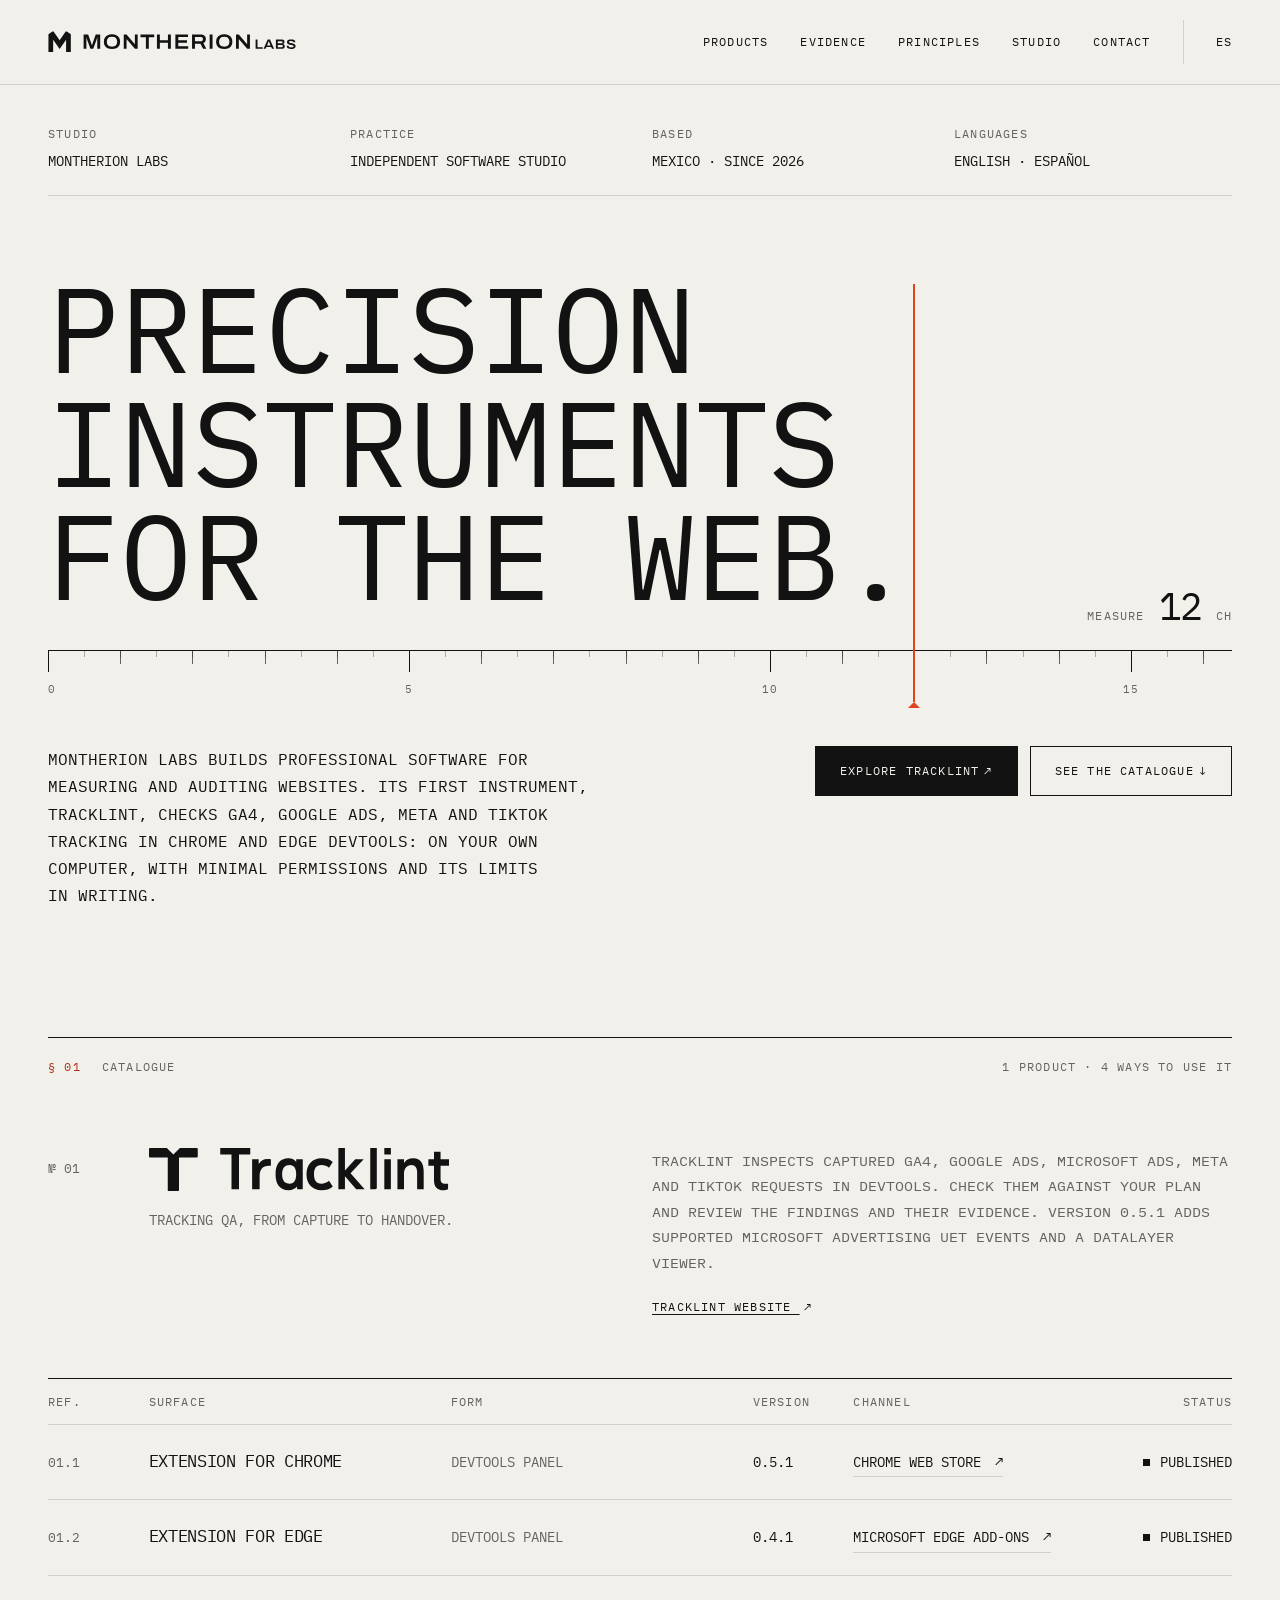
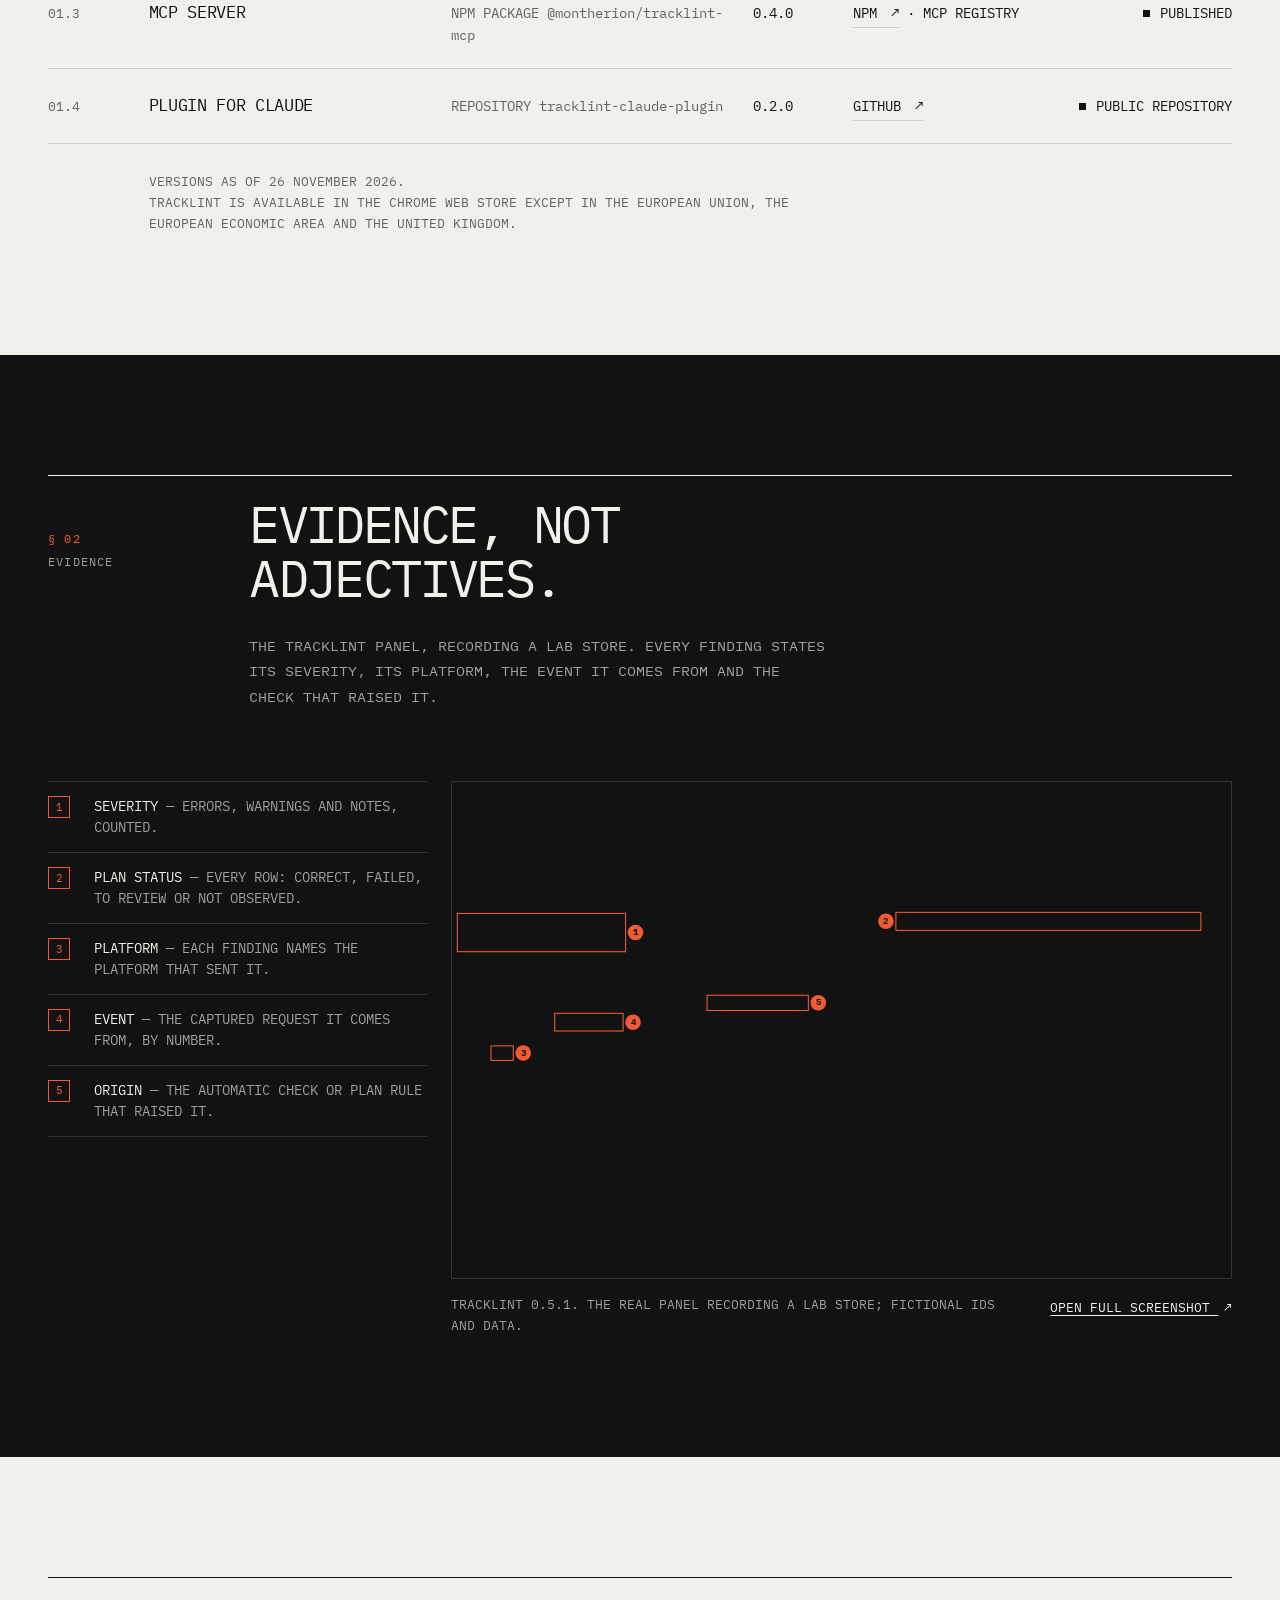
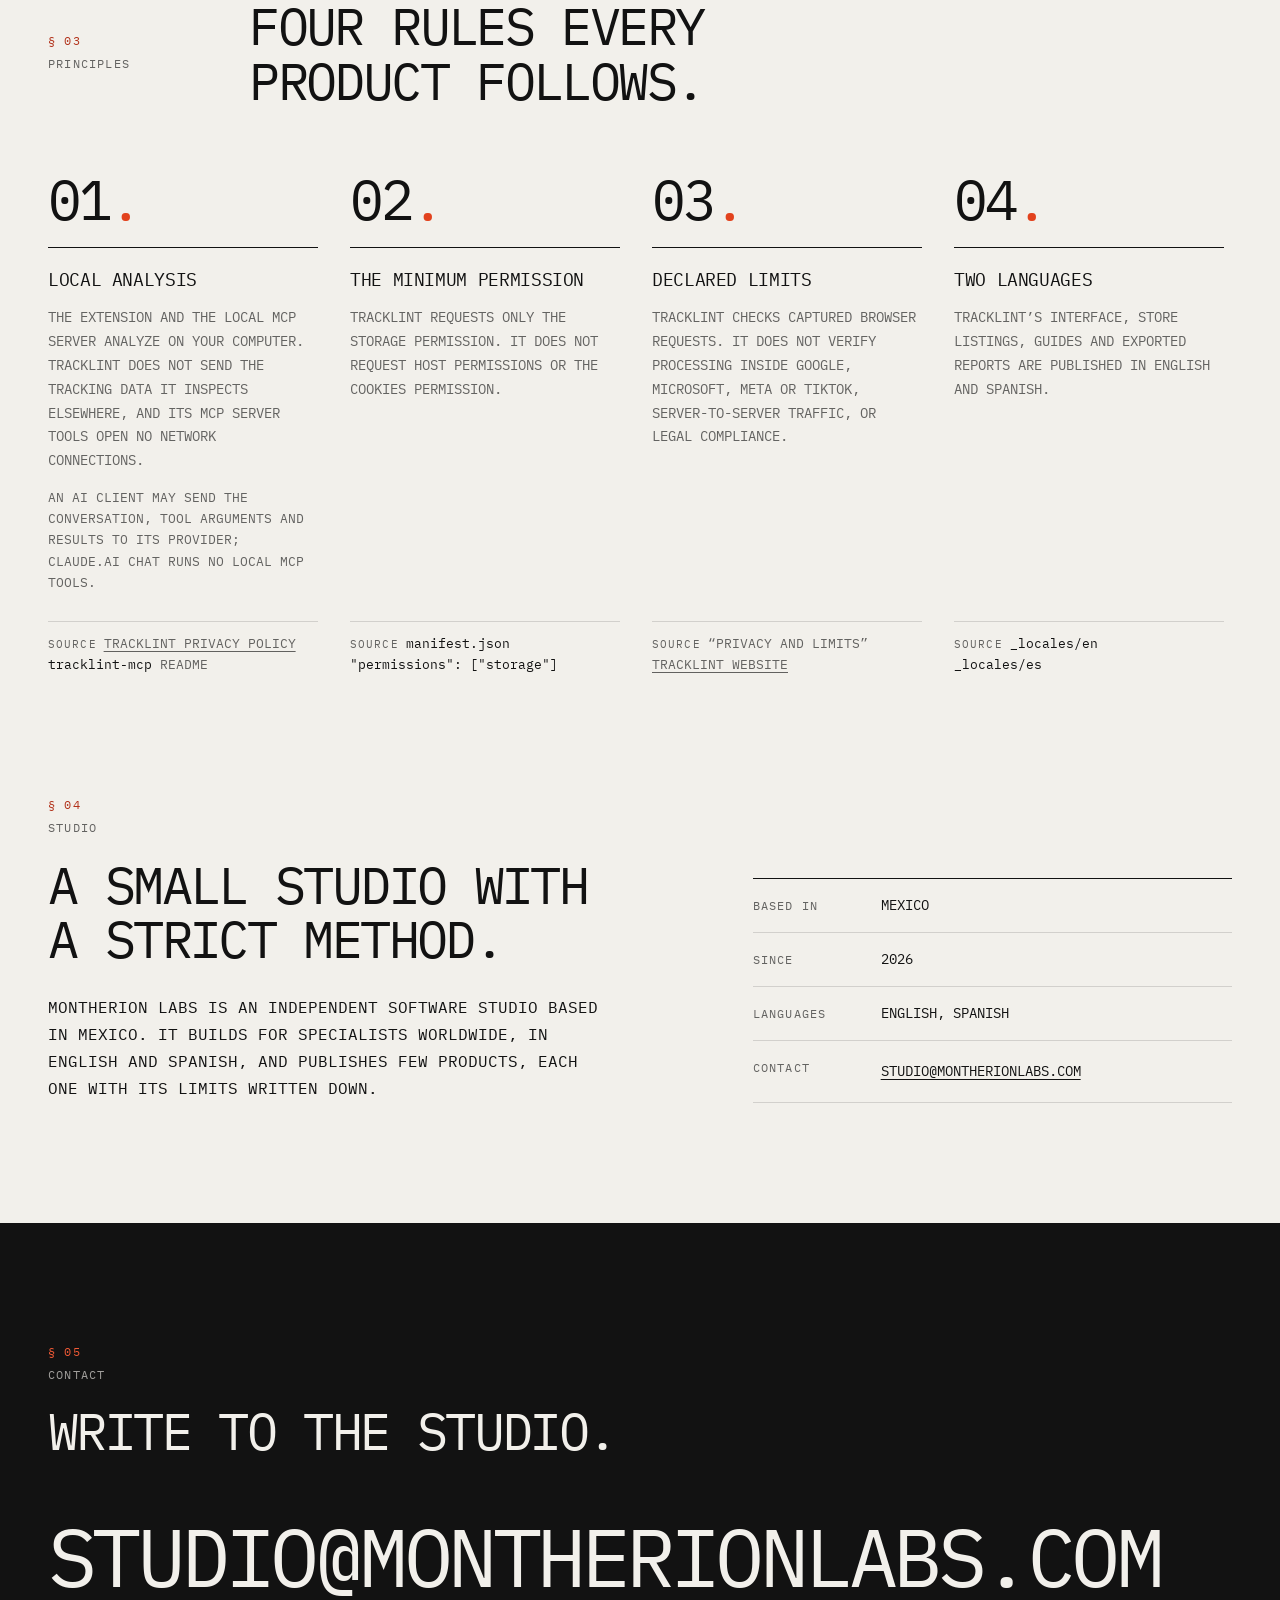
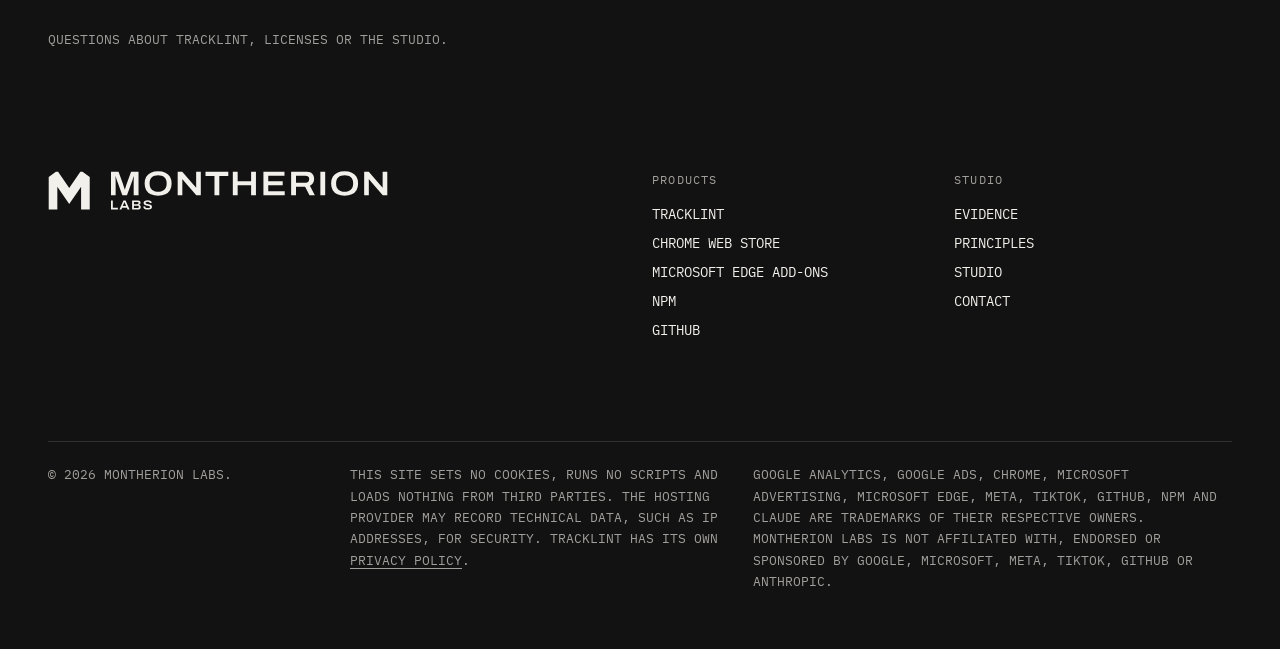
<file: index.html>
<!doctype html>
<html lang="en">
<head>
<meta charset="utf-8">
<meta name="viewport" content="width=device-width, initial-scale=1">
<meta http-equiv="Content-Security-Policy" content="default-src 'none'; style-src 'self'; img-src 'self'; font-src 'self'; base-uri 'none'; form-action 'none'; upgrade-insecure-requests">
<meta name="referrer" content="no-referrer">
<title>Montherion Labs — Precision instruments for the web</title>
<meta name="description" content="Montherion Labs is an independent software studio. It builds Tracklint, tracking QA for Chrome and Edge DevTools, with its MCP server and its plugin for Claude.">
<link rel="canonical" href="https://montherionlabs.com/">
<link rel="alternate" hreflang="en" href="https://montherionlabs.com/">
<link rel="alternate" hreflang="es" href="https://montherionlabs.com/es.html">
<link rel="alternate" hreflang="x-default" href="https://montherionlabs.com/">
<meta name="theme-color" content="#F2F0EB" media="(prefers-color-scheme: light)">
<meta name="theme-color" content="#121212" media="(prefers-color-scheme: dark)">
<meta property="og:type" content="website">
<meta property="og:site_name" content="Montherion Labs">
<meta property="og:title" content="Montherion Labs — Precision instruments for the web">
<meta property="og:description" content="Montherion Labs is an independent software studio. It builds Tracklint, tracking QA for Chrome and Edge DevTools, with its MCP server and its plugin for Claude.">
<meta property="og:url" content="https://montherionlabs.com/">
<meta property="og:image" content="https://montherionlabs.com/img/og-montherion-en.png">
<meta property="og:image:width" content="1200">
<meta property="og:image:height" content="630">
<meta property="og:locale" content="en_US">
<meta name="twitter:card" content="summary_large_image">
<link rel="icon" href="favicon.svg" type="image/svg+xml">
<link rel="icon" href="favicon.ico" sizes="32x32">
<link rel="apple-touch-icon" href="apple-touch-icon.png">
<link rel="preload" href="fonts/IBMPlexMono-Regular.woff2" as="font" type="font/woff2" crossorigin>
<link rel="stylesheet" href="montherion.css">
</head>
<body>
<a class="skip" href="#main">Skip to content</a>
<header class="top"><div class="w">
<a class="home" href="./" aria-label="Montherion Labs, home"><svg class="firma" aria-hidden="true" focusable="false" xmlns="http://www.w3.org/2000/svg" viewBox="-2 -86.04 1196.76 103.47"><g transform="translate(-17.05,-105.35) scale(1.4210)"><path fill="currentColor" d="M12 85V25L25.333333 15H29.375L50 45L70.625 15H74.666667L88 25V85H72V43L50 75L28 43V85Z"/></g><path d="M8.607958984375001 0.0V-68.647998046875H30.5958984375L43.747802734375 -31.839941406250002Q44.39580078125 -30.03193359375 45.2597900390625 -27.363940429687503Q46.123779296875 -24.695947265625 47.009765625 -21.987963867187503Q47.895751953125 -19.27998046875 48.53173828125 -17.147998046875H49.283740234375Q49.8197265625 -19.031982421875 50.603710937500004 -21.615966796875Q51.3876953125 -24.199951171875 52.2496826171875 -26.917944335937502Q53.111669921875006 -29.6359375 53.85966796875 -31.795947265625003L67.011572265625 -68.647998046875H88.655517578125V0.0H74.599560546875V-38.203857421875Q74.599560546875 -41.4119140625 74.67556152343751 -44.811962890625004Q74.7515625 -48.212011718750006 74.8775634765625 -50.9120361328125Q75.00356445312501 -53.612060546875 75.0515625 -54.64404296875H74.2515625Q73.907568359375 -53.4560546875 73.10756835937501 -50.888037109375006Q72.307568359375 -48.320019531250004 71.45556640625 -45.4919921875Q70.603564453125 -42.66396484375 69.903564453125 -40.595947265625L55.051708984375004 0.0H41.707763671875L26.807910156250003 -40.5439453125Q26.063916015625 -42.595947265625 25.265917968750003 -45.161962890625006Q24.467919921875 -47.727978515625004 23.765917968750003 -50.2760009765625Q23.063916015625 -52.8240234375 22.5119140625 -54.64404296875H21.7119140625Q21.8119140625 -52.664013671875004 21.887915039062502 -49.777978515625Q21.963916015625003 -46.891943359375006 22.0399169921875 -43.85791015625Q22.11591796875 -40.823876953125 22.11591796875 -38.203857421875V0.0H8.607958984375001ZM145.54449157714845 1.2000000000000002Q133.44633789062502 1.2000000000000002 124.62712402343752 -2.793994140625Q115.80791015625002 -6.7879882812500005 111.08193359375001 -14.7119873046875Q106.35595703125001 -22.635986328125 106.35595703125001 -34.32529296875Q106.35595703125001 -46.112011718750004 111.08193359375001 -53.9860107421875Q115.80791015625002 -61.860009765625 124.62712402343752 -65.85400390625Q133.44633789062502 -69.847998046875 145.54449157714845 -69.847998046875Q157.755712890625 -69.847998046875 166.5376708984375 -65.85400390625Q175.31962890625002 -61.860009765625 180.04560546875 -53.9860107421875Q184.77158203125003 -46.112011718750004 184.77158203125003 -34.32529296875Q184.77158203125003 -22.635986328125 180.04560546875 -14.7119873046875Q175.31962890625002 -6.7879882812500005 166.5376708984375 -2.793994140625Q157.755712890625 1.2000000000000002 145.54449157714845 1.2000000000000002ZM145.56376953125002 -10.615966796875Q151.24375 -10.615966796875 155.79372558593752 -12.06796875Q160.343701171875 -13.519970703125 163.5956787109375 -16.3499755859375Q166.84765625 -19.17998046875 168.60764160156253 -23.413984680175783Q170.367626953125 -27.647988891601564 170.367626953125 -33.195996093750004V-35.443994140625Q170.367626953125 -41.03424987792969 168.60764160156253 -45.27513427734375Q166.84765625 -49.516015625 163.5956787109375 -52.346020507812504Q160.343701171875 -55.176025390625 155.79372558593752 -56.6040283203125Q151.24375 -58.03203125 145.56376953125002 -58.03203125Q139.8837890625 -58.03203125 135.3338134765625 -56.6040283203125Q130.78383789062502 -55.176025390625 127.53186035156251 -52.346020507812504Q124.2798828125 -49.516015625 122.56989746093751 -45.27513427734375Q120.85991210937502 -41.03424987792969 120.85991210937502 -35.443994140625V-33.195996093750004Q120.85991210937502 -27.647988891601564 122.56989746093751 -23.413984680175783Q124.2798828125 -19.17998046875 127.53186035156251 -16.3499755859375Q130.78383789062502 -13.519970703125 135.3338134765625 -12.06796875Q139.8837890625 -10.615966796875 145.56376953125002 -10.615966796875ZM202.407958984375 0.0V-68.647998046875H215.719921875L249.003759765625 -30.259912109375Q249.88774414062502 -29.419921875 251.11572265625 -27.9619384765625Q252.343701171875 -26.503955078125003 253.5916748046875 -25.023974609375003Q254.83964843750002 -23.543994140625003 255.61562500000002 -22.464013671875H256.25961914062503Q256.21162109375 -24.247998046875 256.13962402343753 -26.435961914062503Q256.067626953125 -28.62392578125 256.067626953125 -30.259912109375V-68.647998046875H269.5755859375V0.0H256.459619140625L223.07578125 -38.736083984375Q221.36381835937502 -40.608056640625 219.40185546875 -43.030029296875Q217.439892578125 -45.452001953125006 216.367919921875 -46.727978515625004H215.771923828125Q215.819921875 -45.427978515625 215.867919921875 -43.166015625Q215.91591796875002 -40.904052734375 215.91591796875002 -38.160107421875004V0.0H202.407958984375ZM309.275830078125 0.0V-56.392041015625004H283.247998046875V-68.647998046875H349.41162109375V-56.392041015625004H323.331787109375V0.0H309.275830078125ZM362.607958984375 0.0V-68.647998046875H376.663916015625V-41.17998046875H415.71962890625V-68.647998046875H429.7755859375V0.0H415.71962890625V-28.9240234375H376.663916015625V0.0H362.607958984375ZM451.507958984375 0.0V-68.647998046875H512.687646484375V-56.780029296875H465.563916015625V-40.935986328125004H507.519677734375V-29.068017578125H465.563916015625V-11.867968750000001H513.3836425781251V0.0H451.507958984375ZM532.007958984375 0.0V-68.647998046875H576.8916015625Q584.347607421875 -68.647998046875 589.1796142578124 -65.8800048828125Q594.01162109375 -63.112011718750004 596.415625 -58.2880126953125Q598.8196289062499 -53.464013671875 598.8196289062499 -47.252001953125Q598.8196289062499 -40.839990234375 595.7476318359375 -35.593994140625Q592.675634765625 -30.347998046875002 586.491650390625 -27.556005859375002L600.883642578125 0.0H585.29169921875L572.6916992187499 -25.02001953125H546.063916015625V0.0H532.007958984375ZM546.063916015625 -36.735986328125H574.3556640625Q579.211669921875 -36.735986328125 581.8396728515625 -39.5639892578125Q584.46767578125 -42.3919921875 584.46767578125 -47.108007812500006Q584.46767578125 -50.216015625000004 583.315673828125 -52.37001953125Q582.163671875 -54.524023437500006 579.9116699218749 -55.6520263671875Q577.65966796875 -56.780029296875 574.3556640625 -56.780029296875H546.063916015625V-36.735986328125ZM616.9079589843751 0.0V-68.647998046875H630.963916015625V0.0H616.9079589843751ZM687.3444915771485 1.2000000000000002Q675.246337890625 1.2000000000000002 666.4271240234375 -2.793994140625Q657.60791015625 -6.7879882812500005 652.88193359375 -14.7119873046875Q648.1559570312501 -22.635986328125 648.1559570312501 -34.32529296875Q648.1559570312501 -46.112011718750004 652.88193359375 -53.9860107421875Q657.60791015625 -61.860009765625 666.4271240234375 -65.85400390625Q675.246337890625 -69.847998046875 687.3444915771485 -69.847998046875Q699.555712890625 -69.847998046875 708.3376708984375 -65.85400390625Q717.11962890625 -61.860009765625 721.84560546875 -53.9860107421875Q726.57158203125 -46.112011718750004 726.57158203125 -34.32529296875Q726.57158203125 -22.635986328125 721.84560546875 -14.7119873046875Q717.11962890625 -6.7879882812500005 708.3376708984375 -2.793994140625Q699.555712890625 1.2000000000000002 687.3444915771485 1.2000000000000002ZM687.36376953125 -10.615966796875Q693.04375 -10.615966796875 697.5937255859375 -12.06796875Q702.143701171875 -13.519970703125 705.3956787109375 -16.3499755859375Q708.6476562500001 -19.17998046875 710.4076416015625 -23.413984680175783Q712.167626953125 -27.647988891601564 712.167626953125 -33.195996093750004V-35.443994140625Q712.167626953125 -41.03424987792969 710.4076416015625 -45.27513427734375Q708.6476562500001 -49.516015625 705.3956787109375 -52.346020507812504Q702.143701171875 -55.176025390625 697.5937255859375 -56.6040283203125Q693.04375 -58.03203125 687.36376953125 -58.03203125Q681.6837890625001 -58.03203125 677.1338134765625 -56.6040283203125Q672.583837890625 -55.176025390625 669.3318603515626 -52.346020507812504Q666.0798828125 -49.516015625 664.3698974609375 -45.27513427734375Q662.659912109375 -41.03424987792969 662.659912109375 -35.443994140625V-33.195996093750004Q662.659912109375 -27.647988891601564 664.3698974609375 -23.413984680175783Q666.0798828125 -19.17998046875 669.3318603515626 -16.3499755859375Q672.583837890625 -13.519970703125 677.1338134765625 -12.06796875Q681.6837890625001 -10.615966796875 687.36376953125 -10.615966796875ZM744.2079589843751 0.0V-68.647998046875H757.519921875L790.803759765625 -30.259912109375Q791.687744140625 -29.419921875 792.9157226562501 -27.9619384765625Q794.143701171875 -26.503955078125003 795.3916748046876 -25.023974609375003Q796.6396484375 -23.543994140625003 797.415625 -22.464013671875H798.059619140625Q798.01162109375 -24.247998046875 797.9396240234375 -26.435961914062503Q797.8676269531251 -28.62392578125 797.8676269531251 -30.259912109375V-68.647998046875H811.3755859375V0.0H798.259619140625L764.87578125 -38.736083984375Q763.163818359375 -40.608056640625 761.2018554687501 -43.030029296875Q759.239892578125 -45.452001953125006 758.1679199218751 -46.727978515625004H757.571923828125Q757.619921875 -45.427978515625 757.6679199218751 -43.166015625Q757.71591796875 -40.904052734375 757.71591796875 -38.160107421875004V0.0H744.2079589843751Z" fill="currentColor" transform="translate(161.13,0)"/><path d="M5.59517333984375 0.0V-44.62119873046875H14.73154541015625V-8.00017333984375H39.96182861328125V0.0H5.59517333984375ZM44.14277587890625 0.0 63.90007812500001 -44.62119873046875H74.80966796875L94.600771484375 0.0H84.6246044921875L80.7376171875 -9.084416503906251H57.42613525390625L53.53914794921875 0.0H44.14277587890625ZM60.6839111328125 -16.64H77.4460400390625L72.61785400390625 -28.1684228515625Q72.3266552734375 -28.84962158203125 71.8443603515625 -30.044313964843752Q71.3620654296875 -31.23900634765625 70.86286987304688 -32.56630126953125Q70.36367431640625 -33.89359619140625 69.92687622070312 -35.050599365234376Q69.490078125 -36.2076025390625 69.289873046875 -36.7458203125H68.87127685546875Q68.3876806640625 -35.445820312500004 67.74158447265626 -33.7558203125Q67.09548828125 -32.0658203125 66.49749145507812 -30.539621582031252Q65.89949462890625 -29.013422851562503 65.51209716796875 -28.13722412109375L60.6839111328125 -16.64ZM103.42017333984376 0.0V-44.62119873046875H132.62837402343752Q136.2033740234375 -44.62119873046875 139.0308740234375 -43.240599365234374Q141.8583740234375 -41.86 143.4833740234375 -39.39Q145.1083740234375 -36.92 145.1083740234375 -33.605000000000004Q145.1083740234375 -31.07 144.1333740234375 -28.990000000000002Q143.1583740234375 -26.91 141.50087402343752 -25.5125Q139.8433740234375 -24.115000000000002 137.7633740234375 -23.400000000000002V-23.14Q140.2333740234375 -22.62 142.1833740234375 -21.157500000000002Q144.1333740234375 -19.695 145.2383740234375 -17.4525Q146.3433740234375 -15.21 146.3433740234375 -12.285Q146.3433740234375 -8.125 144.4908740234375 -5.3950000000000005Q142.6383740234375 -2.665 139.5508740234375 -1.3325Q136.4633740234375 0.0 132.62837402343752 0.0H103.42017333984376ZM112.55654541015625 -7.714179687500001H131.086591796875Q133.6427294921875 -7.714179687500001 135.29486572265625 -9.072254791259766Q136.947001953125 -10.430328903198243 136.947001953125 -13.327553939819337Q136.947001953125 -15.0176025390625 136.26564849853517 -16.301965484619142Q135.5842950439453 -17.586328430175783 134.19061553955078 -18.289670562744142Q132.79693603515625 -18.9930126953125 130.62898925781252 -18.9930126953125H112.55654541015625V-7.714179687500001ZM112.55654541015625 -26.54599365234375H129.95039306640626Q131.8344805908203 -26.54599365234375 133.12194000244142 -27.214195556640625Q134.4093994140625 -27.8823974609375 135.07630004882813 -29.049374389648438Q135.74320068359376 -30.216351318359376 135.74320068359376 -31.62900634765625Q135.74320068359376 -34.30181396484375 134.25882904052736 -35.60441650390625Q132.77445739746094 -36.90701904296875 130.3741943359375 -36.90701904296875H112.55654541015625V-26.54599365234375ZM177.25487304687502 0.78Q172.89469970703126 0.78 169.01552001953127 0.06109619140625Q165.13634033203127 -0.6578076171875 162.193154296875 -2.31791015625Q159.24996826171875 -3.9780126953125 157.58337524414063 -6.6859069824218755Q155.9167822265625 -9.39380126953125 155.9167822265625 -13.3717822265625Q155.9167822265625 -13.6369873046875 155.93368286132812 -13.933391113281251Q155.95058349609377 -14.229794921875001 155.9817822265625 -14.393596191406251H165.08955810546877Q165.058359375 -14.20119873046875 165.025859375 -13.84369873046875Q164.993359375 -13.48619873046875 164.993359375 -13.1326025390625Q164.993359375 -11.05 166.47794921875 -9.647294921875Q167.9625390625 -8.244589843750001 170.7393212890625 -7.541285400390625Q173.51610351562502 -6.837980957031251 177.26268066406251 -6.837980957031251Q179.28288574218752 -6.837980957031251 181.0651806640625 -7.051182861328125Q182.8474755859375 -7.2643847656250005 184.31516479492188 -7.673887939453126Q185.78285400390627 -8.08339111328125 186.8592419433594 -8.719093017578125Q187.93562988281252 -9.354794921875 188.51152099609376 -10.215394287109376Q189.087412109375 -11.075993652343751 189.087412109375 -12.144589843750001Q189.087412109375 -13.93599365234375 187.74581909179688 -15.061798095703125Q186.40422607421874 -16.1876025390625 184.12533813476563 -16.93900634765625Q181.8464501953125 -17.69041015625 178.98516479492187 -18.263714599609376Q176.12387939453126 -18.837019042968752 173.0857958984375 -19.474022216796875Q170.04771240234376 -20.111025390625002 167.18642700195312 -21.08732666015625Q164.3251416015625 -22.063627929687502 162.0462536621094 -23.52482666015625Q159.76736572265625 -24.986025390625002 158.42577270507815 -27.25712158203125Q157.0841796875 -29.5282177734375 157.0841796875 -32.77041015625Q157.0841796875 -35.89041015625 158.4946765136719 -38.261608886718754Q159.90517333984377 -40.6328076171875 162.57666381835938 -42.222705078125Q165.24815429687501 -43.8126025390625 168.98173461914064 -44.60690063476563Q172.71531494140626 -45.40119873046875 177.36148193359375 -45.40119873046875Q181.90364257812502 -45.40119873046875 185.53972290039064 -44.57570190429688Q189.17580322265627 -43.750205078125 191.736796875 -42.110906982421874Q194.29779052734375 -40.47160888671875 195.64719116210938 -38.0653076171875Q196.996591796875 -35.65900634765625 196.996591796875 -32.4973974609375V-31.5926025390625H188.01881591796877V-32.33619873046875Q188.01881591796877 -34.0028076171875 186.6785241699219 -35.20921142578125Q185.338232421875 -36.415615234375004 182.9943444824219 -37.09941650390625Q180.65045654296875 -37.7832177734375 177.60846923828126 -37.7832177734375Q173.841103515625 -37.7832177734375 171.35552001953127 -37.215118408203125Q168.8699365234375 -36.64701904296875 167.6401416015625 -35.605717773437505Q166.4103466796875 -34.56441650390625 166.4103466796875 -33.16041015625Q166.4103466796875 -31.597807617187502 167.75193969726564 -30.58640380859375Q169.09353271484375 -29.575 171.3724206542969 -28.904195556640627Q173.65130859375 -28.23339111328125 176.51259399414064 -27.6769873046875Q179.37387939453126 -27.12058349609375 182.411962890625 -26.451080322265625Q185.45004638671875 -25.7815771484375 188.3113317871094 -24.83777587890625Q191.1726171875 -23.893974609375 193.45150512695312 -22.40027587890625Q195.73039306640626 -20.9065771484375 197.07198608398437 -18.683580322265627Q198.4135791015625 -16.46058349609375 198.4135791015625 -13.283391113281251Q198.4135791015625 -8.184794921875 195.71088989257814 -5.082996826171875Q193.00820068359377 -1.9811987304687502 188.23592163085937 -0.6005993652343751Q183.46364257812502 0.78 177.25487304687502 0.78Z" fill="currentColor" transform="translate(994.35,0.00)"/></svg>
</a>
<nav aria-label="Main"><ul><li><a href="#products">Products</a></li><li><a href="#evidence">Evidence</a></li><li><a href="#principles">Principles</a></li><li><a href="#studio">Studio</a></li><li><a href="#contact">Contact</a></li><li><a class="lang" href="es.html" hreflang="es" lang="es"><span aria-hidden="true">ES</span><span class="sr">Español</span></a></li></ul></nav>
</div></header>
<main id="main">

<section class="hero" aria-labelledby="h-hero"><div class="w">
<dl class="spec"><div><dt class="lbl">Studio</dt><dd>Montherion Labs</dd></div><div><dt class="lbl">Practice</dt><dd>Independent software studio</dd></div><div><dt class="lbl">Based</dt><dd>Mexico · Since 2026</dd></div><div><dt class="lbl">Languages</dt><dd>English · Español</dd></div></dl>
<div class="medida">
<h1 id="h-hero" class="d1"><span>Precision </span><span>instruments </span><span>for the web.</span></h1>
<div class="regla" aria-hidden="true"><div class="ticks"></div><div class="nums"><span>0</span><span>5</span><span>10</span><span>15</span></div><div class="aguja"></div></div>
<p class="lectura" aria-hidden="true"><span class="lbl">Measure</span><span class="v"></span><span class="lbl">ch</span></p>
</div>
<div class="hero-b">
<p class="lead">Montherion Labs builds professional software for measuring and auditing websites. Its first instrument, Tracklint, checks GA4, Google Ads, Meta and TikTok tracking in Chrome and Edge DevTools: on your own computer, with minimal permissions and its limits in writing.</p>
<p class="acts"><a class="btn solid" href="https://tracklint.netlify.app/">Explore Tracklint<span class="arr" aria-hidden="true">↗</span></a><a class="btn line" href="#products">See the catalogue<span class="arr abajo" aria-hidden="true">↓</span></a></p>
</div>
</div></section>

<section class="cat" id="products" aria-labelledby="h-cat"><div class="w">
<div class="cat-head"><h2 id="h-cat" class="lbl">Catalogue</h2><p class="lbl"><span class="n">1 product · 4 ways to use it</span></p></div>
<div class="ledger">
<div class="prod g">
<p class="num tnum" aria-hidden="true">№&#8239;01</p>
<div class="name"><h3 class="sr">Tracklint</h3><svg class="tl" aria-hidden="true" focusable="false" xmlns="http://www.w3.org/2000/svg" viewBox="0 0 320 46"><g fill="currentColor"><g transform="translate(-22,-26) scale(1)"><path d="M23 26H41L48 33L55 26H73Q74 26 74 27V35Q74 36 73 36H54V71Q54 72 53 72H43Q42 72 42 71V36H23Q22 36 22 35V27Q22 26 23 26Z"/></g><g transform="translate(76,-6)"><path transform="translate(0)" fill-rule="evenodd" d="M0 6H32V13H20V50H12V13H0Z"/><path transform="translate(32)" fill-rule="evenodd" d="M2 18H9V23C12 18 16 17 22 18V25C14 24 10 28 10 36V50H2Z"/><path transform="translate(58)" fill-rule="evenodd" d="M15 17C5 17 1 24 1 34C1 44 5 51 15 51C19 51 22 49 24 47V50H30V18H23V21C21 18 18 17 15 17ZM16 24C21 24 23 28 23 34C23 40 21 44 16 44C11 44 8 41 8 34C8 27 11 24 16 24Z"/><path transform="translate(92)" fill-rule="evenodd" d="M28 21L24 27C22 25 19 24 16 24C10 24 8 28 8 34C8 40 10 44 16 44C19 44 22 43 24 41L28 47C25 50 21 51 16 51C6 51 0 44 0 34C0 24 6 17 16 17C21 17 25 18 28 21Z"/><path transform="translate(124)" fill-rule="evenodd" d="M2 6H9V30L20 18H29L15 33L30 50H21L9 36V50H2Z"/><path transform="translate(158)" fill-rule="evenodd" d="M2 6H9V48Q9 50 7 50H2Z"/><path transform="translate(173)" fill-rule="evenodd" d="M2 6H9V13H2ZM2 18H9V50H2Z"/><path transform="translate(187)" fill-rule="evenodd" d="M2 18H9V22C12 18 15 17 19 17C27 17 30 23 30 31V50H23V32C23 27 21 24 17 24C12 24 9 28 9 33V50H2Z"/><path transform="translate(221)" fill-rule="evenodd" d="M7 10H14V18H23V25H14V39C14 43 16 44 19 44H22V50C20 50.7 18.5 51 17 51C10 51 7 47 7 40V25H1V18H7Z"/></g></g></svg><p class="tag">Tracking QA, from capture to handover.</p></div>
<div class="desc"><p>Tracklint inspects captured GA4, Google Ads, Microsoft Ads, Meta and TikTok requests in DevTools. Check them against your plan and review the findings and their evidence. Version 0.5.1 adds supported Microsoft Advertising UET events and a dataLayer viewer.</p><a href="https://tracklint.netlify.app/">Tracklint website&nbsp;<span class="arr" aria-hidden="true">↗</span></a></div>
</div>
<div class="reg"><div class="colh lbl" aria-hidden="true"><span class="ref">Ref.</span><span class="sur">Surface</span><span class="form">Form</span><span class="ver">Version</span><span class="ch">Channel</span><span class="st">Status</span></div><ol class="rows" role="list"><li><span class="ref tnum">01.1</span>
<dl class="sur"><dt>Surface</dt><dd>Extension for Chrome</dd></dl>
<dl class="form"><dt>Form</dt><dd>DevTools panel</dd></dl>
<dl class="ver"><dt>Version</dt><dd class="tnum">0.5.1</dd></dl>
<dl class="ch"><dt>Channel</dt><dd><a href="https://chromewebstore.google.com/detail/npoppcenbohkhfffcmipdbmejilabfeg">Chrome Web Store&nbsp;<span class="arr" aria-hidden="true">↗</span></a></dd></dl>
<dl class="st"><dt>Status</dt><dd><i aria-hidden="true"></i>Published</dd></dl></li>
<li><span class="ref tnum">01.2</span>
<dl class="sur"><dt>Surface</dt><dd>Extension for Edge</dd></dl>
<dl class="form"><dt>Form</dt><dd>DevTools panel</dd></dl>
<dl class="ver"><dt>Version</dt><dd class="tnum">0.4.1</dd></dl>
<dl class="ch"><dt>Channel</dt><dd><a href="https://microsoftedge.microsoft.com/addons/detail/ffnemnajcjkiifnjdlldeeckgkgnaghn">Microsoft Edge Add-ons&nbsp;<span class="arr" aria-hidden="true">↗</span></a></dd></dl>
<dl class="st"><dt>Status</dt><dd><i aria-hidden="true"></i>Published</dd></dl></li>
<li><span class="ref tnum">01.3</span>
<dl class="sur"><dt>Surface</dt><dd>MCP server</dd></dl>
<dl class="form"><dt>Form</dt><dd>npm package <code>@montherion/tracklint-mcp</code></dd></dl>
<dl class="ver"><dt>Version</dt><dd class="tnum">0.4.0</dd></dl>
<dl class="ch"><dt>Channel</dt><dd><a href="https://www.npmjs.com/package/@montherion/tracklint-mcp">npm&nbsp;<span class="arr" aria-hidden="true">↗</span></a> · MCP Registry</dd></dl>
<dl class="st"><dt>Status</dt><dd><i aria-hidden="true"></i>Published</dd></dl></li>
<li><span class="ref tnum">01.4</span>
<dl class="sur"><dt>Surface</dt><dd>Plugin for Claude</dd></dl>
<dl class="form"><dt>Form</dt><dd>Repository <code>tracklint-claude-plugin</code></dd></dl>
<dl class="ver"><dt>Version</dt><dd class="tnum">0.2.0</dd></dl>
<dl class="ch"><dt>Channel</dt><dd><a href="https://github.com/montherionlabs/tracklint-claude-plugin">GitHub&nbsp;<span class="arr" aria-hidden="true">↗</span></a></dd></dl>
<dl class="st"><dt>Status</dt><dd><i aria-hidden="true"></i>Public repository</dd></dl></li></ol></div>
</div>
<div class="notes g"><p class="small">Versions as of 26 November 2026.</p><p class="small">Tracklint is available in the Chrome Web Store except in the European Union, the European Economic Area and the United Kingdom.</p></div>
</div></section>

<section class="band ev" id="evidence" aria-labelledby="h-ev"><div class="w g">
<div class="head"><p class="lbl">Evidence</p><h2 id="h-ev" class="h2">Evidence, not adjectives.</h2><p>The Tracklint panel, recording a lab store. Every finding states its severity, its platform, the event it comes from and the check that raised it.</p></div>
<figure class="plate">
<div class="frame only-d">
<img src="img/panel-problemas-en.webp" width="2200" height="1400" alt="Tracklint panel, Problems tab: 3 errors, 2 warnings and 1 note; plan with 7 rows, 5 correct and 2 failed; findings labelled GA4 and UET with their events, such as #19 purchase." loading="lazy" decoding="async">
<svg class="ann" viewBox="0 0 2200 1400" preserveAspectRatio="none" aria-hidden="true"><rect x="15" y="371" width="475" height="108"/><circle cx="518" cy="425" r="22"/><text x="518" y="426" font-size="25">1</text><rect x="1253" y="368" width="861" height="51"/><circle cx="1225" cy="393" r="22"/><text x="1225" y="394" font-size="25">2</text><rect x="110" y="745" width="63" height="41"/><circle cx="201" cy="765" r="22"/><text x="201" y="766" font-size="25">3</text><rect x="290" y="653" width="193" height="50"/><circle cx="511" cy="678" r="22"/><text x="511" y="679" font-size="25">4</text><rect x="720" y="602" width="286" height="43"/><circle cx="1034" cy="623" r="22"/><text x="1034" y="624" font-size="25">5</text></svg>
</div>
<div class="frame only-m">
<img src="img/panel-problemas-en-movil.webp" width="1200" height="1440" alt="Tracklint panel, Problems tab: 3 errors, 2 warnings and 1 note; plan with 7 rows, 5 correct and 2 failed; findings labelled GA4 and UET with their events, such as #19 purchase." loading="lazy" decoding="async">
<svg class="ann" viewBox="0 0 1200 1440" preserveAspectRatio="none" aria-hidden="true"><rect x="15" y="427" width="855" height="108"/><circle cx="896" cy="481" r="20"/><text x="896" y="482" font-size="23">1</text><rect x="16" y="560" width="861" height="51"/><circle cx="903" cy="585" r="20"/><text x="903" y="586" font-size="23">2</text><rect x="110" y="958" width="63" height="41"/><circle cx="199" cy="978" r="20"/><text x="199" y="979" font-size="23">3</text><rect x="18" y="877" width="193" height="50"/><circle cx="237" cy="902" r="20"/><text x="237" y="903" font-size="23">4</text><rect x="448" y="826" width="286" height="43"/><circle cx="760" cy="847" r="20"/><text x="760" y="848" font-size="23">5</text></svg>
</div>
<figcaption class="small"><span>Tracklint 0.5.1. The real panel recording a lab store; fictional IDs and data.</span><a href="img/panel-problemas-en.webp">Open full screenshot&nbsp;<span class="arr" aria-hidden="true">↗</span></a></figcaption>
</figure>
<ol class="legend" role="list"><li><span class="k" aria-hidden="true">1</span><span><b>Severity</b> — errors, warnings and notes, counted.</span></li><li><span class="k" aria-hidden="true">2</span><span><b>Plan status</b> — every row: correct, failed, to review or not observed.</span></li><li><span class="k" aria-hidden="true">3</span><span><b>Platform</b> — each finding names the platform that sent it.</span></li><li><span class="k" aria-hidden="true">4</span><span><b>Event</b> — the captured request it comes from, by number.</span></li><li><span class="k" aria-hidden="true">5</span><span><b>Origin</b> — the automatic check or plan rule that raised it.</span></li></ol>
</div></section>

<section class="pr" id="principles" aria-labelledby="h-pr"><div class="w g">
<div class="head"><p class="lbl">Principles</p><h2 id="h-pr" class="h2">Four rules every product follows.</h2></div>
<ol class="list" role="list"><li><span class="no tnum" aria-hidden="true">01</span><h3 class="h3">Local analysis</h3><p>The extension and the local MCP server analyze on your computer. Tracklint does not send the tracking data it inspects elsewhere, and its MCP server tools open no network connections.</p><p class="caveat">An AI client may send the conversation, tool arguments and results to its provider; claude.ai chat runs no local MCP tools.</p><p class="proof"><span><span class="lbl">Source</span><a href="https://tracklint.netlify.app/privacy.html">Tracklint privacy policy</a><br><code>tracklint-mcp</code> README</span></p></li><li><span class="no tnum" aria-hidden="true">02</span><h3 class="h3">The minimum permission</h3><p>Tracklint requests only the storage permission. It does not request host permissions or the cookies permission.</p><p class="proof"><span><span class="lbl">Source</span><code>manifest.json</code><br><code>"permissions": ["storage"]</code></span></p></li><li><span class="no tnum" aria-hidden="true">03</span><h3 class="h3">Declared limits</h3><p>Tracklint checks captured browser requests. It does not verify processing inside Google, Microsoft, Meta or TikTok, server-to-server traffic, or legal compliance.</p><p class="proof"><span><span class="lbl">Source</span>“Privacy and limits”<br><a href="https://tracklint.netlify.app/">Tracklint website</a></span></p></li><li><span class="no tnum" aria-hidden="true">04</span><h3 class="h3">Two languages</h3><p>Tracklint’s interface, store listings, guides and exported reports are published in English and Spanish.</p><p class="proof"><span><span class="lbl">Source</span><code>_locales/en</code><br><code>_locales/es</code></span></p></li></ol>
</div></section>

<section class="st-sec" id="studio" aria-labelledby="h-st"><div class="w g">
<div class="text"><p class="lbl">Studio</p><h2 id="h-st" class="h2">A small studio with a strict method.</h2><p class="lead">Montherion Labs is an independent software studio based in Mexico. It builds for specialists worldwide, in English and Spanish, and publishes few products, each one with its limits written down.</p></div>
<dl><div><dt>Based in</dt><dd>Mexico</dd></div><div><dt>Since</dt><dd>2026</dd></div><div><dt>Languages</dt><dd>English, Spanish</dd></div><div><dt>Contact</dt><dd><a href="mailto:studio@montherionlabs.com">studio@montherionlabs.com</a></dd></div></dl>
</div></section>

</main>
<footer class="band" id="contact">
<section class="ct" aria-labelledby="h-ct"><div class="w g"><div>
<p class="lbl">Contact</p><h2 id="h-ct" class="h2">Write to the studio.</h2>
<a class="mail" href="mailto:studio@montherionlabs.com">studio@montherionlabs.com</a><p class="small">Questions about Tracklint, licenses or the studio.</p>
</div></div></section>
<div class="foot"><div class="w g">
<div class="sign"><svg class="firma-ap" role="img" aria-label="Montherion Labs" xmlns="http://www.w3.org/2000/svg" viewBox="-2 -70.60 987.68 113.76"><g transform="translate(-18.82,-92.12) scale(1.5680)"><path fill="currentColor" d="M12 85V25L25.333333 15H29.375L50 45L70.625 15H74.666667L88 25V85H72V43L50 75L28 43V85Z"/></g><path d="M8.607958984375001 0.0V-68.647998046875H30.5958984375L43.747802734375 -31.839941406250002Q44.39580078125 -30.03193359375 45.2597900390625 -27.363940429687503Q46.123779296875 -24.695947265625 47.009765625 -21.987963867187503Q47.895751953125 -19.27998046875 48.53173828125 -17.147998046875H49.283740234375Q49.8197265625 -19.031982421875 50.603710937500004 -21.615966796875Q51.3876953125 -24.199951171875 52.2496826171875 -26.917944335937502Q53.111669921875006 -29.6359375 53.85966796875 -31.795947265625003L67.011572265625 -68.647998046875H88.655517578125V0.0H74.599560546875V-38.203857421875Q74.599560546875 -41.4119140625 74.67556152343751 -44.811962890625004Q74.7515625 -48.212011718750006 74.8775634765625 -50.9120361328125Q75.00356445312501 -53.612060546875 75.0515625 -54.64404296875H74.2515625Q73.907568359375 -53.4560546875 73.10756835937501 -50.888037109375006Q72.307568359375 -48.320019531250004 71.45556640625 -45.4919921875Q70.603564453125 -42.66396484375 69.903564453125 -40.595947265625L55.051708984375004 0.0H41.707763671875L26.807910156250003 -40.5439453125Q26.063916015625 -42.595947265625 25.265917968750003 -45.161962890625006Q24.467919921875 -47.727978515625004 23.765917968750003 -50.2760009765625Q23.063916015625 -52.8240234375 22.5119140625 -54.64404296875H21.7119140625Q21.8119140625 -52.664013671875004 21.887915039062502 -49.777978515625Q21.963916015625003 -46.891943359375006 22.0399169921875 -43.85791015625Q22.11591796875 -40.823876953125 22.11591796875 -38.203857421875V0.0H8.607958984375001ZM145.54449157714845 1.2000000000000002Q133.44633789062502 1.2000000000000002 124.62712402343752 -2.793994140625Q115.80791015625002 -6.7879882812500005 111.08193359375001 -14.7119873046875Q106.35595703125001 -22.635986328125 106.35595703125001 -34.32529296875Q106.35595703125001 -46.112011718750004 111.08193359375001 -53.9860107421875Q115.80791015625002 -61.860009765625 124.62712402343752 -65.85400390625Q133.44633789062502 -69.847998046875 145.54449157714845 -69.847998046875Q157.755712890625 -69.847998046875 166.5376708984375 -65.85400390625Q175.31962890625002 -61.860009765625 180.04560546875 -53.9860107421875Q184.77158203125003 -46.112011718750004 184.77158203125003 -34.32529296875Q184.77158203125003 -22.635986328125 180.04560546875 -14.7119873046875Q175.31962890625002 -6.7879882812500005 166.5376708984375 -2.793994140625Q157.755712890625 1.2000000000000002 145.54449157714845 1.2000000000000002ZM145.56376953125002 -10.615966796875Q151.24375 -10.615966796875 155.79372558593752 -12.06796875Q160.343701171875 -13.519970703125 163.5956787109375 -16.3499755859375Q166.84765625 -19.17998046875 168.60764160156253 -23.413984680175783Q170.367626953125 -27.647988891601564 170.367626953125 -33.195996093750004V-35.443994140625Q170.367626953125 -41.03424987792969 168.60764160156253 -45.27513427734375Q166.84765625 -49.516015625 163.5956787109375 -52.346020507812504Q160.343701171875 -55.176025390625 155.79372558593752 -56.6040283203125Q151.24375 -58.03203125 145.56376953125002 -58.03203125Q139.8837890625 -58.03203125 135.3338134765625 -56.6040283203125Q130.78383789062502 -55.176025390625 127.53186035156251 -52.346020507812504Q124.2798828125 -49.516015625 122.56989746093751 -45.27513427734375Q120.85991210937502 -41.03424987792969 120.85991210937502 -35.443994140625V-33.195996093750004Q120.85991210937502 -27.647988891601564 122.56989746093751 -23.413984680175783Q124.2798828125 -19.17998046875 127.53186035156251 -16.3499755859375Q130.78383789062502 -13.519970703125 135.3338134765625 -12.06796875Q139.8837890625 -10.615966796875 145.56376953125002 -10.615966796875ZM202.407958984375 0.0V-68.647998046875H215.719921875L249.003759765625 -30.259912109375Q249.88774414062502 -29.419921875 251.11572265625 -27.9619384765625Q252.343701171875 -26.503955078125003 253.5916748046875 -25.023974609375003Q254.83964843750002 -23.543994140625003 255.61562500000002 -22.464013671875H256.25961914062503Q256.21162109375 -24.247998046875 256.13962402343753 -26.435961914062503Q256.067626953125 -28.62392578125 256.067626953125 -30.259912109375V-68.647998046875H269.5755859375V0.0H256.459619140625L223.07578125 -38.736083984375Q221.36381835937502 -40.608056640625 219.40185546875 -43.030029296875Q217.439892578125 -45.452001953125006 216.367919921875 -46.727978515625004H215.771923828125Q215.819921875 -45.427978515625 215.867919921875 -43.166015625Q215.91591796875002 -40.904052734375 215.91591796875002 -38.160107421875004V0.0H202.407958984375ZM309.275830078125 0.0V-56.392041015625004H283.247998046875V-68.647998046875H349.41162109375V-56.392041015625004H323.331787109375V0.0H309.275830078125ZM362.607958984375 0.0V-68.647998046875H376.663916015625V-41.17998046875H415.71962890625V-68.647998046875H429.7755859375V0.0H415.71962890625V-28.9240234375H376.663916015625V0.0H362.607958984375ZM451.507958984375 0.0V-68.647998046875H512.687646484375V-56.780029296875H465.563916015625V-40.935986328125004H507.519677734375V-29.068017578125H465.563916015625V-11.867968750000001H513.3836425781251V0.0H451.507958984375ZM532.007958984375 0.0V-68.647998046875H576.8916015625Q584.347607421875 -68.647998046875 589.1796142578124 -65.8800048828125Q594.01162109375 -63.112011718750004 596.415625 -58.2880126953125Q598.8196289062499 -53.464013671875 598.8196289062499 -47.252001953125Q598.8196289062499 -40.839990234375 595.7476318359375 -35.593994140625Q592.675634765625 -30.347998046875002 586.491650390625 -27.556005859375002L600.883642578125 0.0H585.29169921875L572.6916992187499 -25.02001953125H546.063916015625V0.0H532.007958984375ZM546.063916015625 -36.735986328125H574.3556640625Q579.211669921875 -36.735986328125 581.8396728515625 -39.5639892578125Q584.46767578125 -42.3919921875 584.46767578125 -47.108007812500006Q584.46767578125 -50.216015625000004 583.315673828125 -52.37001953125Q582.163671875 -54.524023437500006 579.9116699218749 -55.6520263671875Q577.65966796875 -56.780029296875 574.3556640625 -56.780029296875H546.063916015625V-36.735986328125ZM616.9079589843751 0.0V-68.647998046875H630.963916015625V0.0H616.9079589843751ZM687.3444915771485 1.2000000000000002Q675.246337890625 1.2000000000000002 666.4271240234375 -2.793994140625Q657.60791015625 -6.7879882812500005 652.88193359375 -14.7119873046875Q648.1559570312501 -22.635986328125 648.1559570312501 -34.32529296875Q648.1559570312501 -46.112011718750004 652.88193359375 -53.9860107421875Q657.60791015625 -61.860009765625 666.4271240234375 -65.85400390625Q675.246337890625 -69.847998046875 687.3444915771485 -69.847998046875Q699.555712890625 -69.847998046875 708.3376708984375 -65.85400390625Q717.11962890625 -61.860009765625 721.84560546875 -53.9860107421875Q726.57158203125 -46.112011718750004 726.57158203125 -34.32529296875Q726.57158203125 -22.635986328125 721.84560546875 -14.7119873046875Q717.11962890625 -6.7879882812500005 708.3376708984375 -2.793994140625Q699.555712890625 1.2000000000000002 687.3444915771485 1.2000000000000002ZM687.36376953125 -10.615966796875Q693.04375 -10.615966796875 697.5937255859375 -12.06796875Q702.143701171875 -13.519970703125 705.3956787109375 -16.3499755859375Q708.6476562500001 -19.17998046875 710.4076416015625 -23.413984680175783Q712.167626953125 -27.647988891601564 712.167626953125 -33.195996093750004V-35.443994140625Q712.167626953125 -41.03424987792969 710.4076416015625 -45.27513427734375Q708.6476562500001 -49.516015625 705.3956787109375 -52.346020507812504Q702.143701171875 -55.176025390625 697.5937255859375 -56.6040283203125Q693.04375 -58.03203125 687.36376953125 -58.03203125Q681.6837890625001 -58.03203125 677.1338134765625 -56.6040283203125Q672.583837890625 -55.176025390625 669.3318603515626 -52.346020507812504Q666.0798828125 -49.516015625 664.3698974609375 -45.27513427734375Q662.659912109375 -41.03424987792969 662.659912109375 -35.443994140625V-33.195996093750004Q662.659912109375 -27.647988891601564 664.3698974609375 -23.413984680175783Q666.0798828125 -19.17998046875 669.3318603515626 -16.3499755859375Q672.583837890625 -13.519970703125 677.1338134765625 -12.06796875Q681.6837890625001 -10.615966796875 687.36376953125 -10.615966796875ZM744.2079589843751 0.0V-68.647998046875H757.519921875L790.803759765625 -30.259912109375Q791.687744140625 -29.419921875 792.9157226562501 -27.9619384765625Q794.143701171875 -26.503955078125003 795.3916748046876 -25.023974609375003Q796.6396484375 -23.543994140625003 797.415625 -22.464013671875H798.059619140625Q798.01162109375 -24.247998046875 797.9396240234375 -26.435961914062503Q797.8676269531251 -28.62392578125 797.8676269531251 -30.259912109375V-68.647998046875H811.3755859375V0.0H798.259619140625L764.87578125 -38.736083984375Q763.163818359375 -40.608056640625 761.2018554687501 -43.030029296875Q759.239892578125 -45.452001953125006 758.1679199218751 -46.727978515625004H757.571923828125Q757.619921875 -45.427978515625 757.6679199218751 -43.166015625Q757.71591796875 -40.904052734375 757.71591796875 -38.160107421875004V0.0H744.2079589843751Z" fill="currentColor" transform="translate(172.30,0)"/><path d="M3.2710244140625 0.0V-26.0862392578125H8.6122880859375V-4.6770244140625H23.3622998046875V0.0H3.2710244140625ZM27.8965458984375 0.0 39.446968749999996 -26.0862392578125H45.8248828125L57.395066406249995 0.0H51.562845703125L49.290453125 -5.3108896484375H35.6622021484375L33.3898095703125 0.0H27.8965458984375ZM37.566748046875 -9.728H47.366146484374994L44.543514648437494 -16.467693359374998Q44.373275390625 -16.8659326171875 44.091318359374995 -17.5643681640625Q43.809361328125 -18.2628037109375 43.51752392578125 -19.0387607421875Q43.2256865234375 -19.8147177734375 42.97032763671875 -20.49111962890625Q42.71496875 -21.167521484375 42.59792578125 -21.482171875H42.3532080078125Q42.070490234375 -20.722171875 41.6927724609375 -19.734171875Q41.315054687499995 -18.746171874999998 40.96545654296875 -17.8539326171875Q40.615858398437496 -16.961693359375 40.3893798828125 -16.449454101562498L37.566748046875 -9.728ZM64.6410244140625 0.0V-26.0862392578125H81.716587890625Q83.806587890625 -26.0862392578125 85.459587890625 -25.279119628906248Q87.112587890625 -24.471999999999998 88.062587890625 -23.028Q89.012587890625 -21.584 89.012587890625 -19.646Q89.012587890625 -18.163999999999998 88.44258789062499 -16.948Q87.872587890625 -15.732 86.903587890625 -14.915Q85.934587890625 -14.097999999999999 84.718587890625 -13.68V-13.528Q86.16258789062499 -13.224 87.30258789062499 -12.369Q88.44258789062499 -11.514 89.08858789062499 -10.203Q89.734587890625 -8.892 89.734587890625 -7.1819999999999995Q89.734587890625 -4.75 88.651587890625 -3.154Q87.568587890625 -1.558 85.76358789062499 -0.779Q83.958587890625 0.0 81.716587890625 0.0H64.6410244140625ZM69.9822880859375 -4.509828125H80.81523828125Q82.309595703125 -4.509828125 83.2754599609375 -5.303779724121093Q84.24132421875 -6.097730743408203 84.24132421875 -7.791493072509765Q84.24132421875 -8.779521484375 83.84299450683594 -9.530379821777343Q83.44466479492188 -10.281238159179686 82.62989831542968 -10.692422790527344Q81.81513183593749 -11.103607421875 80.547716796875 -11.103607421875H69.9822880859375V-4.509828125ZM69.9822880859375 -15.5191962890625H80.15099902343749Q81.25246557617187 -15.5191962890625 82.00513415527344 -15.909837402343749Q82.75780273437499 -16.300478515625 83.14768310546874 -16.982711181640624Q83.5375634765625 -17.66494384765625 83.5375634765625 -18.4908037109375Q83.5375634765625 -20.0533681640625 82.66977697753906 -20.8148896484375Q81.80199047851562 -21.5764111328125 80.398759765625 -21.5764111328125H69.9822880859375V-15.5191962890625ZM109.89592578125 0.45599999999999996Q107.3469013671875 0.45599999999999996 105.0790732421875 0.035717773437499996Q102.8112451171875 -0.384564453125 101.09061328125 -1.3550859375Q99.3699814453125 -2.325607421875 98.39566552734375 -3.90868408203125Q97.421349609375 -5.4917607421875 97.421349609375 -7.8173496093749995Q97.421349609375 -7.972392578125 97.43122998046876 -8.1456748046875Q97.4411103515625 -8.31895703125 97.459349609375 -8.4147177734375H102.7838955078125Q102.76565625 -8.3022392578125 102.74665625 -8.093239257812499Q102.72765625 -7.8842392578125 102.72765625 -7.677521484375Q102.72765625 -6.46 103.5955703125 -5.63995703125Q104.46348437500001 -4.8199140625 106.086833984375 -4.40875146484375Q107.71018359375 -3.9975888671875 109.900490234375 -3.9975888671875Q111.081533203125 -3.9975888671875 112.123490234375 -4.12222998046875Q113.165447265625 -4.24687109375 114.02348095703125 -4.48627294921875Q114.8815146484375 -4.7256748046874995 115.51078759765625 -5.09731591796875Q116.140060546875 -5.4689570312499995 116.4767353515625 -5.97207666015625Q116.81341015625 -6.4751962890625 116.81341015625 -7.0999140625Q116.81341015625 -8.1471962890625 116.02909423828126 -8.80535888671875Q115.2447783203125 -9.463521484375 113.91250537109376 -9.9028037109375Q112.580232421875 -10.3420859375 110.90748095703125 -10.67724853515625Q109.2347294921875 -11.012411132812499 107.458619140625 -11.384812988281249Q105.6825087890625 -11.757214843749999 104.00975732421875 -12.3279755859375Q102.337005859375 -12.898736328125 101.00473291015625 -13.7529755859375Q99.6724599609375 -14.60721484375 98.88814404296875 -15.9349326171875Q98.103828125 -17.262650390624998 98.103828125 -19.1580859375Q98.103828125 -20.9820859375 98.92842626953126 -22.3683251953125Q99.75302441406251 -23.754564453125 101.31481884765626 -24.68404296875Q102.87661328125 -25.613521484375 105.05932177734375 -26.077880371093748Q107.2420302734375 -26.5422392578125 109.95825097656251 -26.5422392578125Q112.61366796875001 -26.5422392578125 114.73937646484376 -26.05964111328125Q116.86508496093751 -25.57704296875 118.36228125 -24.61868408203125Q119.85947753906251 -23.6603251953125 120.64835791015625 -22.253564453124998Q121.43723828125 -20.8468037109375 121.43723828125 -18.998478515625V-18.469521484375H116.1886923828125V-18.9042392578125Q116.1886923828125 -19.878564453124998 115.40513720703126 -20.5838466796875Q114.62158203125 -21.28912890625 113.25130908203126 -21.6888896484375Q111.88103613281251 -22.088650390625 110.1026435546875 -22.088650390625Q107.90018359375 -22.088650390625 106.4470732421875 -21.75653076171875Q104.993962890625 -21.424411132812498 104.275005859375 -20.815650390625Q103.556048828125 -20.2068896484375 103.556048828125 -19.3860859375Q103.556048828125 -18.472564453125 104.34036474609375 -17.8812822265625Q105.12468066406251 -17.29 106.45695361328126 -16.89783740234375Q107.7892265625 -16.505674804687498 109.46197802734375 -16.180392578124998Q111.1347294921875 -15.8551103515625 112.91083984375001 -15.46370849609375Q114.6869501953125 -15.072306640625 116.35970166015625 -14.520545898437499Q118.032453125 -13.96878515625 119.36472607421875 -13.0955458984375Q120.6969990234375 -12.222306640625 121.48131494140625 -10.92270849609375Q122.265630859375 -9.6231103515625 122.265630859375 -7.7656748046874995Q122.265630859375 -4.78495703125 120.68559716796875 -2.97159814453125Q119.10556347656251 -1.1582392578125 116.31561572265625 -0.35111962890625Q113.52566796875 0.45599999999999996 109.89592578125 0.45599999999999996Z" fill="currentColor" transform="translate(177.64,41.16)"/></svg>
<svg class="sym-only" role="img" aria-label="Montherion Labs" xmlns="http://www.w3.org/2000/svg" viewBox="12 15 76 70"><path fill="currentColor" d="M12 85V25L25.333333 15H29.375L50 45L70.625 15H74.666667L88 25V85H72V43L50 75L28 43V85Z"/></svg>
</div>
<nav aria-label="Products · Studio"><div><p class="lbl">Products</p><ul><li><a href="https://tracklint.netlify.app/">Tracklint</a></li><li><a href="https://chromewebstore.google.com/detail/npoppcenbohkhfffcmipdbmejilabfeg">Chrome Web Store</a></li><li><a href="https://microsoftedge.microsoft.com/addons/detail/ffnemnajcjkiifnjdlldeeckgkgnaghn">Microsoft Edge Add-ons</a></li><li><a href="https://www.npmjs.com/package/@montherion/tracklint-mcp">npm</a></li><li><a href="https://github.com/montherionlabs/tracklint-claude-plugin">GitHub</a></li></ul></div><div><p class="lbl">Studio</p><ul><li><a href="#evidence">Evidence</a></li><li><a href="#principles">Principles</a></li><li><a href="#studio">Studio</a></li><li><a href="#contact">Contact</a></li></ul></div></nav>
<div class="legal"><p>© 2026 Montherion Labs.</p><p>This site sets no cookies, runs no scripts and loads nothing from third parties. The hosting provider may record technical data, such as IP addresses, for security. Tracklint has its own <a href="https://tracklint.netlify.app/privacy.html">privacy policy</a>.</p><p>Google Analytics, Google Ads, Chrome, Microsoft Advertising, Microsoft Edge, Meta, TikTok, GitHub, npm and Claude are trademarks of their respective owners. Montherion Labs is not affiliated with, endorsed or sponsored by Google, Microsoft, Meta, TikTok, GitHub or Anthropic.</p></div>
</div></div>
</footer>
</body>
</html>
</file>
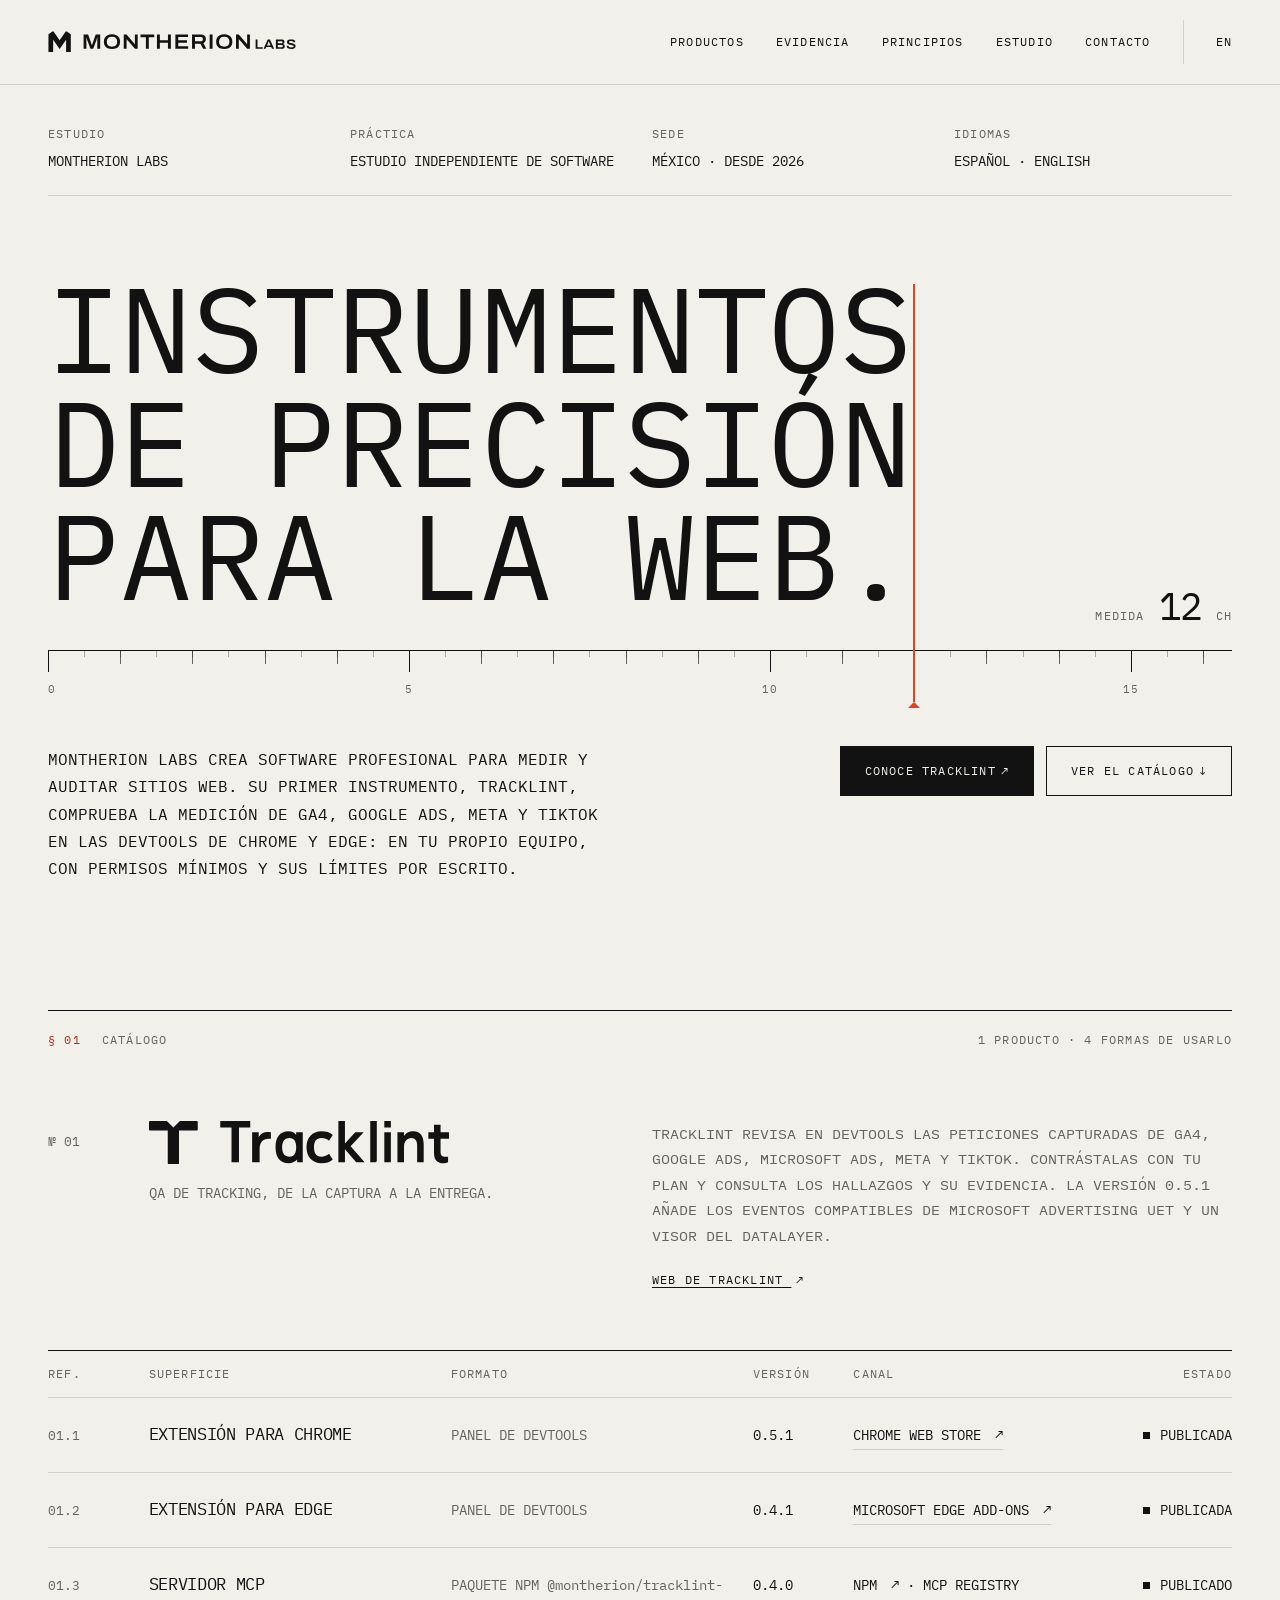
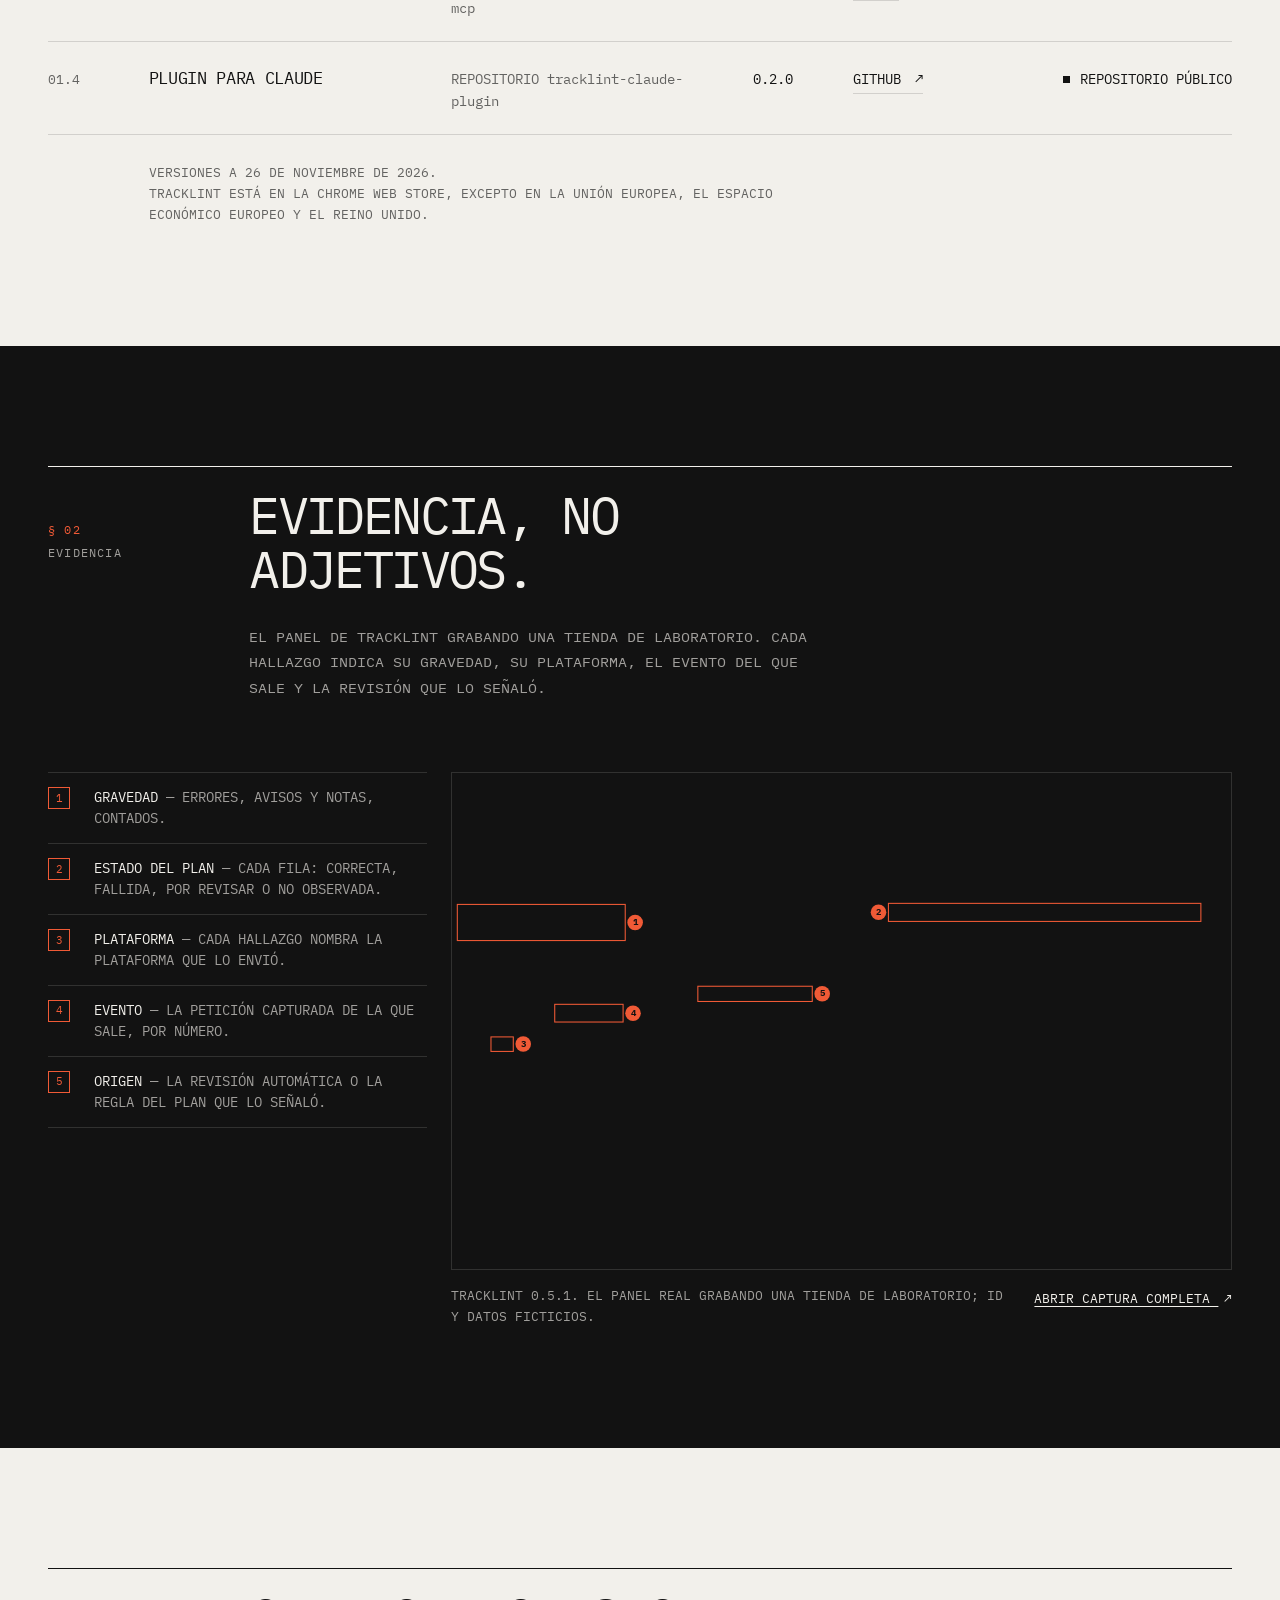
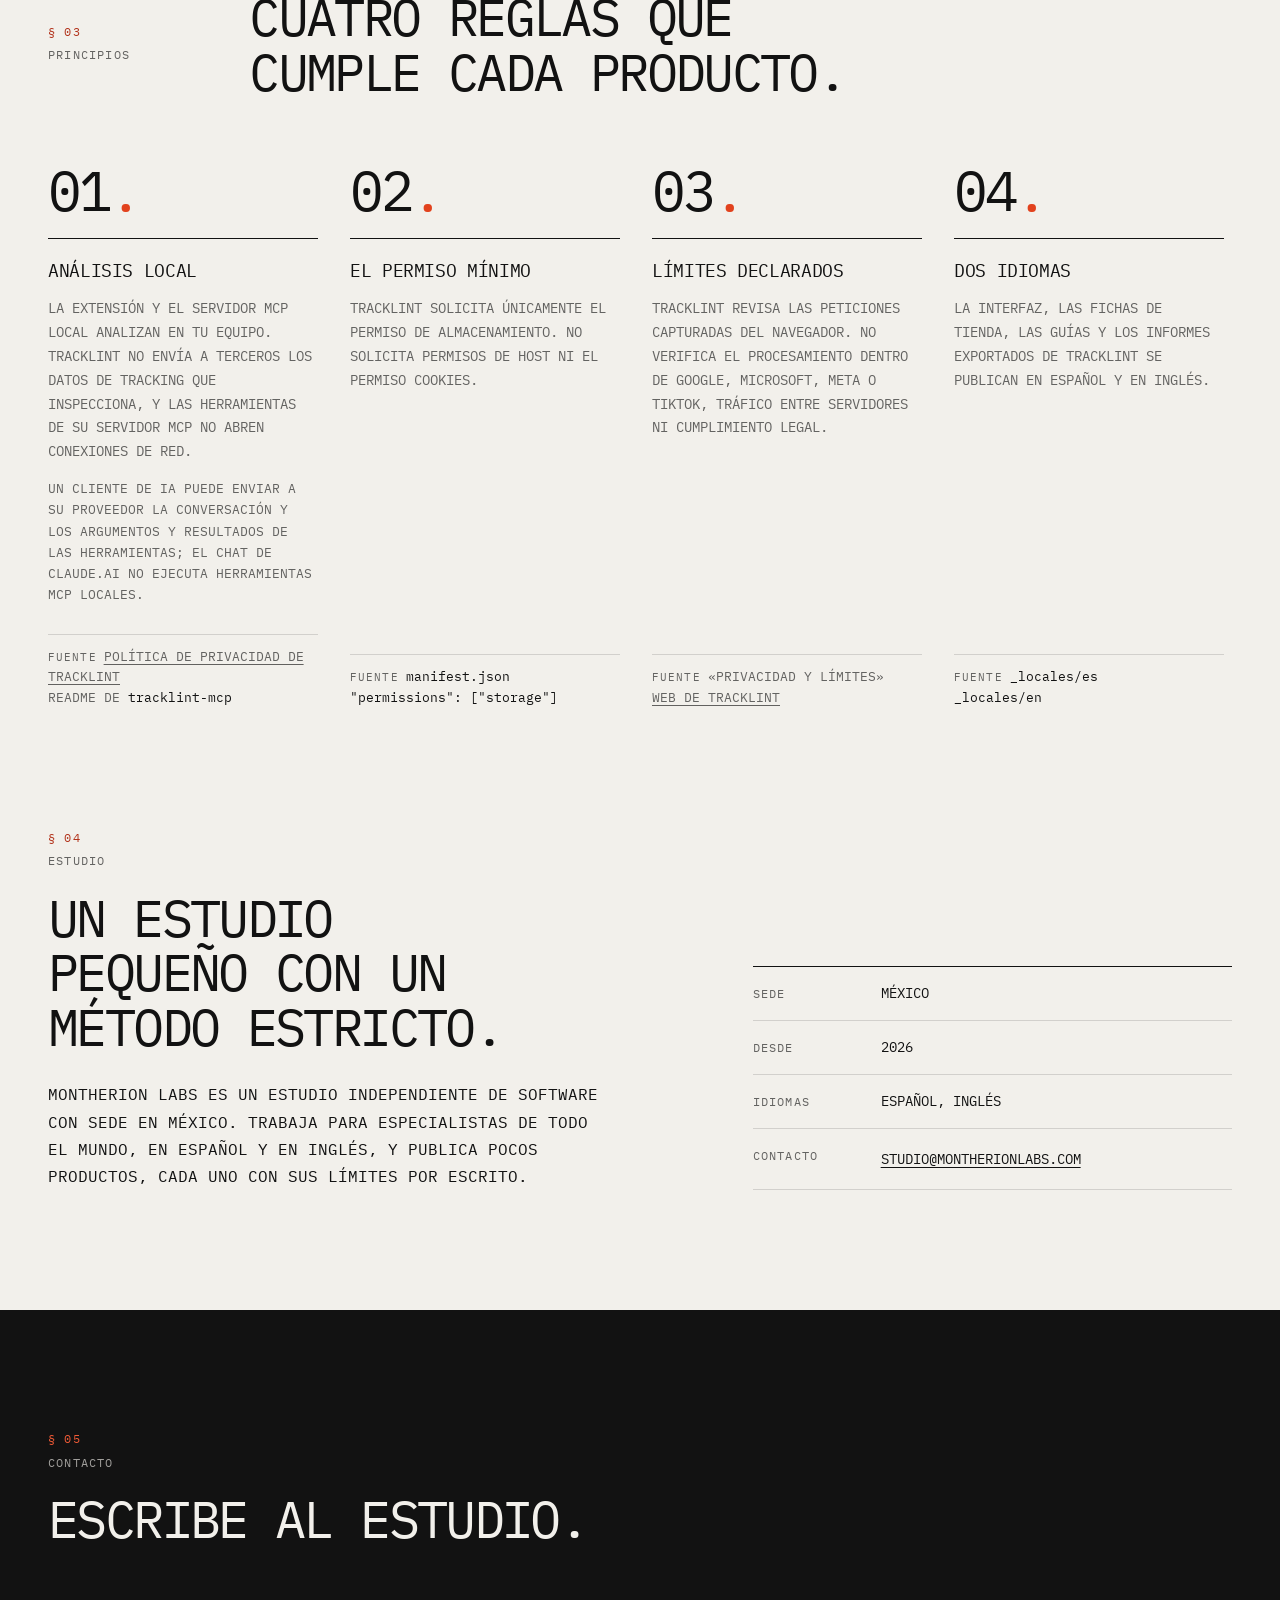
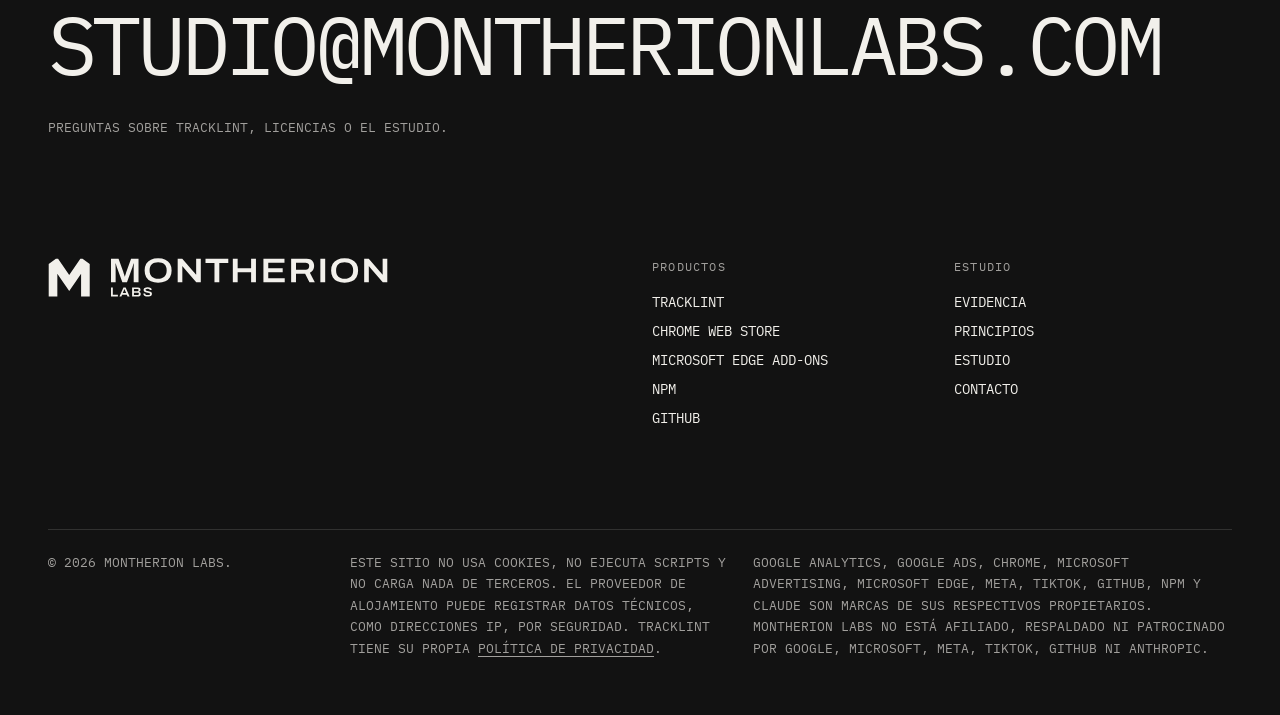
<file: es.html>
<!doctype html>
<html lang="es">
<head>
<meta charset="utf-8">
<meta name="viewport" content="width=device-width, initial-scale=1">
<meta http-equiv="Content-Security-Policy" content="default-src 'none'; style-src 'self'; img-src 'self'; font-src 'self'; base-uri 'none'; form-action 'none'; upgrade-insecure-requests">
<meta name="referrer" content="no-referrer">
<title>Montherion Labs — Instrumentos de precisión para la web</title>
<meta name="description" content="Montherion Labs es un estudio independiente de software. Crea Tracklint, QA de tracking para DevTools de Chrome y Edge, con su servidor MCP y su plugin para Claude.">
<link rel="canonical" href="https://montherionlabs.com/es.html">
<link rel="alternate" hreflang="en" href="https://montherionlabs.com/">
<link rel="alternate" hreflang="es" href="https://montherionlabs.com/es.html">
<link rel="alternate" hreflang="x-default" href="https://montherionlabs.com/">
<meta name="theme-color" content="#F2F0EB" media="(prefers-color-scheme: light)">
<meta name="theme-color" content="#121212" media="(prefers-color-scheme: dark)">
<meta property="og:type" content="website">
<meta property="og:site_name" content="Montherion Labs">
<meta property="og:title" content="Montherion Labs — Instrumentos de precisión para la web">
<meta property="og:description" content="Montherion Labs es un estudio independiente de software. Crea Tracklint, QA de tracking para DevTools de Chrome y Edge, con su servidor MCP y su plugin para Claude.">
<meta property="og:url" content="https://montherionlabs.com/es.html">
<meta property="og:image" content="https://montherionlabs.com/img/og-montherion-es.png">
<meta property="og:image:width" content="1200">
<meta property="og:image:height" content="630">
<meta property="og:locale" content="es_MX">
<meta name="twitter:card" content="summary_large_image">
<link rel="icon" href="favicon.svg" type="image/svg+xml">
<link rel="icon" href="favicon.ico" sizes="32x32">
<link rel="apple-touch-icon" href="apple-touch-icon.png">
<link rel="preload" href="fonts/IBMPlexMono-Regular.woff2" as="font" type="font/woff2" crossorigin>
<link rel="stylesheet" href="montherion.css">
</head>
<body>
<a class="skip" href="#main">Ir al contenido</a>
<header class="top"><div class="w">
<a class="home" href="es.html" aria-label="Montherion Labs, inicio"><svg class="firma" aria-hidden="true" focusable="false" xmlns="http://www.w3.org/2000/svg" viewBox="-2 -86.04 1196.76 103.47"><g transform="translate(-17.05,-105.35) scale(1.4210)"><path fill="currentColor" d="M12 85V25L25.333333 15H29.375L50 45L70.625 15H74.666667L88 25V85H72V43L50 75L28 43V85Z"/></g><path d="M8.607958984375001 0.0V-68.647998046875H30.5958984375L43.747802734375 -31.839941406250002Q44.39580078125 -30.03193359375 45.2597900390625 -27.363940429687503Q46.123779296875 -24.695947265625 47.009765625 -21.987963867187503Q47.895751953125 -19.27998046875 48.53173828125 -17.147998046875H49.283740234375Q49.8197265625 -19.031982421875 50.603710937500004 -21.615966796875Q51.3876953125 -24.199951171875 52.2496826171875 -26.917944335937502Q53.111669921875006 -29.6359375 53.85966796875 -31.795947265625003L67.011572265625 -68.647998046875H88.655517578125V0.0H74.599560546875V-38.203857421875Q74.599560546875 -41.4119140625 74.67556152343751 -44.811962890625004Q74.7515625 -48.212011718750006 74.8775634765625 -50.9120361328125Q75.00356445312501 -53.612060546875 75.0515625 -54.64404296875H74.2515625Q73.907568359375 -53.4560546875 73.10756835937501 -50.888037109375006Q72.307568359375 -48.320019531250004 71.45556640625 -45.4919921875Q70.603564453125 -42.66396484375 69.903564453125 -40.595947265625L55.051708984375004 0.0H41.707763671875L26.807910156250003 -40.5439453125Q26.063916015625 -42.595947265625 25.265917968750003 -45.161962890625006Q24.467919921875 -47.727978515625004 23.765917968750003 -50.2760009765625Q23.063916015625 -52.8240234375 22.5119140625 -54.64404296875H21.7119140625Q21.8119140625 -52.664013671875004 21.887915039062502 -49.777978515625Q21.963916015625003 -46.891943359375006 22.0399169921875 -43.85791015625Q22.11591796875 -40.823876953125 22.11591796875 -38.203857421875V0.0H8.607958984375001ZM145.54449157714845 1.2000000000000002Q133.44633789062502 1.2000000000000002 124.62712402343752 -2.793994140625Q115.80791015625002 -6.7879882812500005 111.08193359375001 -14.7119873046875Q106.35595703125001 -22.635986328125 106.35595703125001 -34.32529296875Q106.35595703125001 -46.112011718750004 111.08193359375001 -53.9860107421875Q115.80791015625002 -61.860009765625 124.62712402343752 -65.85400390625Q133.44633789062502 -69.847998046875 145.54449157714845 -69.847998046875Q157.755712890625 -69.847998046875 166.5376708984375 -65.85400390625Q175.31962890625002 -61.860009765625 180.04560546875 -53.9860107421875Q184.77158203125003 -46.112011718750004 184.77158203125003 -34.32529296875Q184.77158203125003 -22.635986328125 180.04560546875 -14.7119873046875Q175.31962890625002 -6.7879882812500005 166.5376708984375 -2.793994140625Q157.755712890625 1.2000000000000002 145.54449157714845 1.2000000000000002ZM145.56376953125002 -10.615966796875Q151.24375 -10.615966796875 155.79372558593752 -12.06796875Q160.343701171875 -13.519970703125 163.5956787109375 -16.3499755859375Q166.84765625 -19.17998046875 168.60764160156253 -23.413984680175783Q170.367626953125 -27.647988891601564 170.367626953125 -33.195996093750004V-35.443994140625Q170.367626953125 -41.03424987792969 168.60764160156253 -45.27513427734375Q166.84765625 -49.516015625 163.5956787109375 -52.346020507812504Q160.343701171875 -55.176025390625 155.79372558593752 -56.6040283203125Q151.24375 -58.03203125 145.56376953125002 -58.03203125Q139.8837890625 -58.03203125 135.3338134765625 -56.6040283203125Q130.78383789062502 -55.176025390625 127.53186035156251 -52.346020507812504Q124.2798828125 -49.516015625 122.56989746093751 -45.27513427734375Q120.85991210937502 -41.03424987792969 120.85991210937502 -35.443994140625V-33.195996093750004Q120.85991210937502 -27.647988891601564 122.56989746093751 -23.413984680175783Q124.2798828125 -19.17998046875 127.53186035156251 -16.3499755859375Q130.78383789062502 -13.519970703125 135.3338134765625 -12.06796875Q139.8837890625 -10.615966796875 145.56376953125002 -10.615966796875ZM202.407958984375 0.0V-68.647998046875H215.719921875L249.003759765625 -30.259912109375Q249.88774414062502 -29.419921875 251.11572265625 -27.9619384765625Q252.343701171875 -26.503955078125003 253.5916748046875 -25.023974609375003Q254.83964843750002 -23.543994140625003 255.61562500000002 -22.464013671875H256.25961914062503Q256.21162109375 -24.247998046875 256.13962402343753 -26.435961914062503Q256.067626953125 -28.62392578125 256.067626953125 -30.259912109375V-68.647998046875H269.5755859375V0.0H256.459619140625L223.07578125 -38.736083984375Q221.36381835937502 -40.608056640625 219.40185546875 -43.030029296875Q217.439892578125 -45.452001953125006 216.367919921875 -46.727978515625004H215.771923828125Q215.819921875 -45.427978515625 215.867919921875 -43.166015625Q215.91591796875002 -40.904052734375 215.91591796875002 -38.160107421875004V0.0H202.407958984375ZM309.275830078125 0.0V-56.392041015625004H283.247998046875V-68.647998046875H349.41162109375V-56.392041015625004H323.331787109375V0.0H309.275830078125ZM362.607958984375 0.0V-68.647998046875H376.663916015625V-41.17998046875H415.71962890625V-68.647998046875H429.7755859375V0.0H415.71962890625V-28.9240234375H376.663916015625V0.0H362.607958984375ZM451.507958984375 0.0V-68.647998046875H512.687646484375V-56.780029296875H465.563916015625V-40.935986328125004H507.519677734375V-29.068017578125H465.563916015625V-11.867968750000001H513.3836425781251V0.0H451.507958984375ZM532.007958984375 0.0V-68.647998046875H576.8916015625Q584.347607421875 -68.647998046875 589.1796142578124 -65.8800048828125Q594.01162109375 -63.112011718750004 596.415625 -58.2880126953125Q598.8196289062499 -53.464013671875 598.8196289062499 -47.252001953125Q598.8196289062499 -40.839990234375 595.7476318359375 -35.593994140625Q592.675634765625 -30.347998046875002 586.491650390625 -27.556005859375002L600.883642578125 0.0H585.29169921875L572.6916992187499 -25.02001953125H546.063916015625V0.0H532.007958984375ZM546.063916015625 -36.735986328125H574.3556640625Q579.211669921875 -36.735986328125 581.8396728515625 -39.5639892578125Q584.46767578125 -42.3919921875 584.46767578125 -47.108007812500006Q584.46767578125 -50.216015625000004 583.315673828125 -52.37001953125Q582.163671875 -54.524023437500006 579.9116699218749 -55.6520263671875Q577.65966796875 -56.780029296875 574.3556640625 -56.780029296875H546.063916015625V-36.735986328125ZM616.9079589843751 0.0V-68.647998046875H630.963916015625V0.0H616.9079589843751ZM687.3444915771485 1.2000000000000002Q675.246337890625 1.2000000000000002 666.4271240234375 -2.793994140625Q657.60791015625 -6.7879882812500005 652.88193359375 -14.7119873046875Q648.1559570312501 -22.635986328125 648.1559570312501 -34.32529296875Q648.1559570312501 -46.112011718750004 652.88193359375 -53.9860107421875Q657.60791015625 -61.860009765625 666.4271240234375 -65.85400390625Q675.246337890625 -69.847998046875 687.3444915771485 -69.847998046875Q699.555712890625 -69.847998046875 708.3376708984375 -65.85400390625Q717.11962890625 -61.860009765625 721.84560546875 -53.9860107421875Q726.57158203125 -46.112011718750004 726.57158203125 -34.32529296875Q726.57158203125 -22.635986328125 721.84560546875 -14.7119873046875Q717.11962890625 -6.7879882812500005 708.3376708984375 -2.793994140625Q699.555712890625 1.2000000000000002 687.3444915771485 1.2000000000000002ZM687.36376953125 -10.615966796875Q693.04375 -10.615966796875 697.5937255859375 -12.06796875Q702.143701171875 -13.519970703125 705.3956787109375 -16.3499755859375Q708.6476562500001 -19.17998046875 710.4076416015625 -23.413984680175783Q712.167626953125 -27.647988891601564 712.167626953125 -33.195996093750004V-35.443994140625Q712.167626953125 -41.03424987792969 710.4076416015625 -45.27513427734375Q708.6476562500001 -49.516015625 705.3956787109375 -52.346020507812504Q702.143701171875 -55.176025390625 697.5937255859375 -56.6040283203125Q693.04375 -58.03203125 687.36376953125 -58.03203125Q681.6837890625001 -58.03203125 677.1338134765625 -56.6040283203125Q672.583837890625 -55.176025390625 669.3318603515626 -52.346020507812504Q666.0798828125 -49.516015625 664.3698974609375 -45.27513427734375Q662.659912109375 -41.03424987792969 662.659912109375 -35.443994140625V-33.195996093750004Q662.659912109375 -27.647988891601564 664.3698974609375 -23.413984680175783Q666.0798828125 -19.17998046875 669.3318603515626 -16.3499755859375Q672.583837890625 -13.519970703125 677.1338134765625 -12.06796875Q681.6837890625001 -10.615966796875 687.36376953125 -10.615966796875ZM744.2079589843751 0.0V-68.647998046875H757.519921875L790.803759765625 -30.259912109375Q791.687744140625 -29.419921875 792.9157226562501 -27.9619384765625Q794.143701171875 -26.503955078125003 795.3916748046876 -25.023974609375003Q796.6396484375 -23.543994140625003 797.415625 -22.464013671875H798.059619140625Q798.01162109375 -24.247998046875 797.9396240234375 -26.435961914062503Q797.8676269531251 -28.62392578125 797.8676269531251 -30.259912109375V-68.647998046875H811.3755859375V0.0H798.259619140625L764.87578125 -38.736083984375Q763.163818359375 -40.608056640625 761.2018554687501 -43.030029296875Q759.239892578125 -45.452001953125006 758.1679199218751 -46.727978515625004H757.571923828125Q757.619921875 -45.427978515625 757.6679199218751 -43.166015625Q757.71591796875 -40.904052734375 757.71591796875 -38.160107421875004V0.0H744.2079589843751Z" fill="currentColor" transform="translate(161.13,0)"/><path d="M5.59517333984375 0.0V-44.62119873046875H14.73154541015625V-8.00017333984375H39.96182861328125V0.0H5.59517333984375ZM44.14277587890625 0.0 63.90007812500001 -44.62119873046875H74.80966796875L94.600771484375 0.0H84.6246044921875L80.7376171875 -9.084416503906251H57.42613525390625L53.53914794921875 0.0H44.14277587890625ZM60.6839111328125 -16.64H77.4460400390625L72.61785400390625 -28.1684228515625Q72.3266552734375 -28.84962158203125 71.8443603515625 -30.044313964843752Q71.3620654296875 -31.23900634765625 70.86286987304688 -32.56630126953125Q70.36367431640625 -33.89359619140625 69.92687622070312 -35.050599365234376Q69.490078125 -36.2076025390625 69.289873046875 -36.7458203125H68.87127685546875Q68.3876806640625 -35.445820312500004 67.74158447265626 -33.7558203125Q67.09548828125 -32.0658203125 66.49749145507812 -30.539621582031252Q65.89949462890625 -29.013422851562503 65.51209716796875 -28.13722412109375L60.6839111328125 -16.64ZM103.42017333984376 0.0V-44.62119873046875H132.62837402343752Q136.2033740234375 -44.62119873046875 139.0308740234375 -43.240599365234374Q141.8583740234375 -41.86 143.4833740234375 -39.39Q145.1083740234375 -36.92 145.1083740234375 -33.605000000000004Q145.1083740234375 -31.07 144.1333740234375 -28.990000000000002Q143.1583740234375 -26.91 141.50087402343752 -25.5125Q139.8433740234375 -24.115000000000002 137.7633740234375 -23.400000000000002V-23.14Q140.2333740234375 -22.62 142.1833740234375 -21.157500000000002Q144.1333740234375 -19.695 145.2383740234375 -17.4525Q146.3433740234375 -15.21 146.3433740234375 -12.285Q146.3433740234375 -8.125 144.4908740234375 -5.3950000000000005Q142.6383740234375 -2.665 139.5508740234375 -1.3325Q136.4633740234375 0.0 132.62837402343752 0.0H103.42017333984376ZM112.55654541015625 -7.714179687500001H131.086591796875Q133.6427294921875 -7.714179687500001 135.29486572265625 -9.072254791259766Q136.947001953125 -10.430328903198243 136.947001953125 -13.327553939819337Q136.947001953125 -15.0176025390625 136.26564849853517 -16.301965484619142Q135.5842950439453 -17.586328430175783 134.19061553955078 -18.289670562744142Q132.79693603515625 -18.9930126953125 130.62898925781252 -18.9930126953125H112.55654541015625V-7.714179687500001ZM112.55654541015625 -26.54599365234375H129.95039306640626Q131.8344805908203 -26.54599365234375 133.12194000244142 -27.214195556640625Q134.4093994140625 -27.8823974609375 135.07630004882813 -29.049374389648438Q135.74320068359376 -30.216351318359376 135.74320068359376 -31.62900634765625Q135.74320068359376 -34.30181396484375 134.25882904052736 -35.60441650390625Q132.77445739746094 -36.90701904296875 130.3741943359375 -36.90701904296875H112.55654541015625V-26.54599365234375ZM177.25487304687502 0.78Q172.89469970703126 0.78 169.01552001953127 0.06109619140625Q165.13634033203127 -0.6578076171875 162.193154296875 -2.31791015625Q159.24996826171875 -3.9780126953125 157.58337524414063 -6.6859069824218755Q155.9167822265625 -9.39380126953125 155.9167822265625 -13.3717822265625Q155.9167822265625 -13.6369873046875 155.93368286132812 -13.933391113281251Q155.95058349609377 -14.229794921875001 155.9817822265625 -14.393596191406251H165.08955810546877Q165.058359375 -14.20119873046875 165.025859375 -13.84369873046875Q164.993359375 -13.48619873046875 164.993359375 -13.1326025390625Q164.993359375 -11.05 166.47794921875 -9.647294921875Q167.9625390625 -8.244589843750001 170.7393212890625 -7.541285400390625Q173.51610351562502 -6.837980957031251 177.26268066406251 -6.837980957031251Q179.28288574218752 -6.837980957031251 181.0651806640625 -7.051182861328125Q182.8474755859375 -7.2643847656250005 184.31516479492188 -7.673887939453126Q185.78285400390627 -8.08339111328125 186.8592419433594 -8.719093017578125Q187.93562988281252 -9.354794921875 188.51152099609376 -10.215394287109376Q189.087412109375 -11.075993652343751 189.087412109375 -12.144589843750001Q189.087412109375 -13.93599365234375 187.74581909179688 -15.061798095703125Q186.40422607421874 -16.1876025390625 184.12533813476563 -16.93900634765625Q181.8464501953125 -17.69041015625 178.98516479492187 -18.263714599609376Q176.12387939453126 -18.837019042968752 173.0857958984375 -19.474022216796875Q170.04771240234376 -20.111025390625002 167.18642700195312 -21.08732666015625Q164.3251416015625 -22.063627929687502 162.0462536621094 -23.52482666015625Q159.76736572265625 -24.986025390625002 158.42577270507815 -27.25712158203125Q157.0841796875 -29.5282177734375 157.0841796875 -32.77041015625Q157.0841796875 -35.89041015625 158.4946765136719 -38.261608886718754Q159.90517333984377 -40.6328076171875 162.57666381835938 -42.222705078125Q165.24815429687501 -43.8126025390625 168.98173461914064 -44.60690063476563Q172.71531494140626 -45.40119873046875 177.36148193359375 -45.40119873046875Q181.90364257812502 -45.40119873046875 185.53972290039064 -44.57570190429688Q189.17580322265627 -43.750205078125 191.736796875 -42.110906982421874Q194.29779052734375 -40.47160888671875 195.64719116210938 -38.0653076171875Q196.996591796875 -35.65900634765625 196.996591796875 -32.4973974609375V-31.5926025390625H188.01881591796877V-32.33619873046875Q188.01881591796877 -34.0028076171875 186.6785241699219 -35.20921142578125Q185.338232421875 -36.415615234375004 182.9943444824219 -37.09941650390625Q180.65045654296875 -37.7832177734375 177.60846923828126 -37.7832177734375Q173.841103515625 -37.7832177734375 171.35552001953127 -37.215118408203125Q168.8699365234375 -36.64701904296875 167.6401416015625 -35.605717773437505Q166.4103466796875 -34.56441650390625 166.4103466796875 -33.16041015625Q166.4103466796875 -31.597807617187502 167.75193969726564 -30.58640380859375Q169.09353271484375 -29.575 171.3724206542969 -28.904195556640627Q173.65130859375 -28.23339111328125 176.51259399414064 -27.6769873046875Q179.37387939453126 -27.12058349609375 182.411962890625 -26.451080322265625Q185.45004638671875 -25.7815771484375 188.3113317871094 -24.83777587890625Q191.1726171875 -23.893974609375 193.45150512695312 -22.40027587890625Q195.73039306640626 -20.9065771484375 197.07198608398437 -18.683580322265627Q198.4135791015625 -16.46058349609375 198.4135791015625 -13.283391113281251Q198.4135791015625 -8.184794921875 195.71088989257814 -5.082996826171875Q193.00820068359377 -1.9811987304687502 188.23592163085937 -0.6005993652343751Q183.46364257812502 0.78 177.25487304687502 0.78Z" fill="currentColor" transform="translate(994.35,0.00)"/></svg>
</a>
<nav aria-label="Principal"><ul><li><a href="#productos">Productos</a></li><li><a href="#evidencia">Evidencia</a></li><li><a href="#principios">Principios</a></li><li><a href="#estudio">Estudio</a></li><li><a href="#contacto">Contacto</a></li><li><a class="lang" href="./" hreflang="en" lang="en"><span aria-hidden="true">EN</span><span class="sr">English</span></a></li></ul></nav>
</div></header>
<main id="main">

<section class="hero" aria-labelledby="h-hero"><div class="w">
<dl class="spec"><div><dt class="lbl">Estudio</dt><dd>Montherion Labs</dd></div><div><dt class="lbl">Práctica</dt><dd>Estudio independiente de software</dd></div><div><dt class="lbl">Sede</dt><dd>México · Desde 2026</dd></div><div><dt class="lbl">Idiomas</dt><dd>Español · English</dd></div></dl>
<div class="medida">
<h1 id="h-hero" class="d1"><span>Instrumentos </span><span>de precisión </span><span>para la web.</span></h1>
<div class="regla" aria-hidden="true"><div class="ticks"></div><div class="nums"><span>0</span><span>5</span><span>10</span><span>15</span></div><div class="aguja"></div></div>
<p class="lectura" aria-hidden="true"><span class="lbl">Medida</span><span class="v"></span><span class="lbl">ch</span></p>
</div>
<div class="hero-b">
<p class="lead">Montherion Labs crea software profesional para medir y auditar sitios web. Su primer instrumento, Tracklint, comprueba la medición de GA4, Google Ads, Meta y TikTok en las DevTools de Chrome y Edge: en tu propio equipo, con permisos mínimos y sus límites por escrito.</p>
<p class="acts"><a class="btn solid" href="https://tracklint.netlify.app/es.html">Conoce Tracklint<span class="arr" aria-hidden="true">↗</span></a><a class="btn line" href="#productos">Ver el catálogo<span class="arr abajo" aria-hidden="true">↓</span></a></p>
</div>
</div></section>

<section class="cat" id="productos" aria-labelledby="h-cat"><div class="w">
<div class="cat-head"><h2 id="h-cat" class="lbl">Catálogo</h2><p class="lbl"><span class="n">1 producto · 4 formas de usarlo</span></p></div>
<div class="ledger">
<div class="prod g">
<p class="num tnum" aria-hidden="true">№&#8239;01</p>
<div class="name"><h3 class="sr">Tracklint</h3><svg class="tl" aria-hidden="true" focusable="false" xmlns="http://www.w3.org/2000/svg" viewBox="0 0 320 46"><g fill="currentColor"><g transform="translate(-22,-26) scale(1)"><path d="M23 26H41L48 33L55 26H73Q74 26 74 27V35Q74 36 73 36H54V71Q54 72 53 72H43Q42 72 42 71V36H23Q22 36 22 35V27Q22 26 23 26Z"/></g><g transform="translate(76,-6)"><path transform="translate(0)" fill-rule="evenodd" d="M0 6H32V13H20V50H12V13H0Z"/><path transform="translate(32)" fill-rule="evenodd" d="M2 18H9V23C12 18 16 17 22 18V25C14 24 10 28 10 36V50H2Z"/><path transform="translate(58)" fill-rule="evenodd" d="M15 17C5 17 1 24 1 34C1 44 5 51 15 51C19 51 22 49 24 47V50H30V18H23V21C21 18 18 17 15 17ZM16 24C21 24 23 28 23 34C23 40 21 44 16 44C11 44 8 41 8 34C8 27 11 24 16 24Z"/><path transform="translate(92)" fill-rule="evenodd" d="M28 21L24 27C22 25 19 24 16 24C10 24 8 28 8 34C8 40 10 44 16 44C19 44 22 43 24 41L28 47C25 50 21 51 16 51C6 51 0 44 0 34C0 24 6 17 16 17C21 17 25 18 28 21Z"/><path transform="translate(124)" fill-rule="evenodd" d="M2 6H9V30L20 18H29L15 33L30 50H21L9 36V50H2Z"/><path transform="translate(158)" fill-rule="evenodd" d="M2 6H9V48Q9 50 7 50H2Z"/><path transform="translate(173)" fill-rule="evenodd" d="M2 6H9V13H2ZM2 18H9V50H2Z"/><path transform="translate(187)" fill-rule="evenodd" d="M2 18H9V22C12 18 15 17 19 17C27 17 30 23 30 31V50H23V32C23 27 21 24 17 24C12 24 9 28 9 33V50H2Z"/><path transform="translate(221)" fill-rule="evenodd" d="M7 10H14V18H23V25H14V39C14 43 16 44 19 44H22V50C20 50.7 18.5 51 17 51C10 51 7 47 7 40V25H1V18H7Z"/></g></g></svg><p class="tag">QA de tracking, de la captura a la entrega.</p></div>
<div class="desc"><p>Tracklint revisa en DevTools las peticiones capturadas de GA4, Google Ads, Microsoft Ads, Meta y TikTok. Contrástalas con tu plan y consulta los hallazgos y su evidencia. La versión 0.5.1 añade los eventos compatibles de Microsoft Advertising UET y un visor del dataLayer.</p><a href="https://tracklint.netlify.app/es.html">Web de Tracklint&nbsp;<span class="arr" aria-hidden="true">↗</span></a></div>
</div>
<div class="reg"><div class="colh lbl" aria-hidden="true"><span class="ref">Ref.</span><span class="sur">Superficie</span><span class="form">Formato</span><span class="ver">Versión</span><span class="ch">Canal</span><span class="st">Estado</span></div><ol class="rows" role="list"><li><span class="ref tnum">01.1</span>
<dl class="sur"><dt>Superficie</dt><dd>Extensión para Chrome</dd></dl>
<dl class="form"><dt>Formato</dt><dd>Panel de DevTools</dd></dl>
<dl class="ver"><dt>Versión</dt><dd class="tnum">0.5.1</dd></dl>
<dl class="ch"><dt>Canal</dt><dd><a href="https://chromewebstore.google.com/detail/npoppcenbohkhfffcmipdbmejilabfeg">Chrome Web Store&nbsp;<span class="arr" aria-hidden="true">↗</span></a></dd></dl>
<dl class="st"><dt>Estado</dt><dd><i aria-hidden="true"></i>Publicada</dd></dl></li>
<li><span class="ref tnum">01.2</span>
<dl class="sur"><dt>Superficie</dt><dd>Extensión para Edge</dd></dl>
<dl class="form"><dt>Formato</dt><dd>Panel de DevTools</dd></dl>
<dl class="ver"><dt>Versión</dt><dd class="tnum">0.4.1</dd></dl>
<dl class="ch"><dt>Canal</dt><dd><a href="https://microsoftedge.microsoft.com/addons/detail/ffnemnajcjkiifnjdlldeeckgkgnaghn">Microsoft Edge Add-ons&nbsp;<span class="arr" aria-hidden="true">↗</span></a></dd></dl>
<dl class="st"><dt>Estado</dt><dd><i aria-hidden="true"></i>Publicada</dd></dl></li>
<li><span class="ref tnum">01.3</span>
<dl class="sur"><dt>Superficie</dt><dd>Servidor MCP</dd></dl>
<dl class="form"><dt>Formato</dt><dd>Paquete npm <code>@montherion/tracklint-mcp</code></dd></dl>
<dl class="ver"><dt>Versión</dt><dd class="tnum">0.4.0</dd></dl>
<dl class="ch"><dt>Canal</dt><dd><a href="https://www.npmjs.com/package/@montherion/tracklint-mcp">npm&nbsp;<span class="arr" aria-hidden="true">↗</span></a> · MCP Registry</dd></dl>
<dl class="st"><dt>Estado</dt><dd><i aria-hidden="true"></i>Publicado</dd></dl></li>
<li><span class="ref tnum">01.4</span>
<dl class="sur"><dt>Superficie</dt><dd>Plugin para Claude</dd></dl>
<dl class="form"><dt>Formato</dt><dd>Repositorio <code>tracklint-claude-plugin</code></dd></dl>
<dl class="ver"><dt>Versión</dt><dd class="tnum">0.2.0</dd></dl>
<dl class="ch"><dt>Canal</dt><dd><a href="https://github.com/montherionlabs/tracklint-claude-plugin">GitHub&nbsp;<span class="arr" aria-hidden="true">↗</span></a></dd></dl>
<dl class="st"><dt>Estado</dt><dd><i aria-hidden="true"></i>Repositorio público</dd></dl></li></ol></div>
</div>
<div class="notes g"><p class="small">Versiones a 26 de noviembre de 2026.</p><p class="small">Tracklint está en la Chrome Web Store, excepto en la Unión Europea, el Espacio Económico Europeo y el Reino Unido.</p></div>
</div></section>

<section class="band ev" id="evidencia" aria-labelledby="h-ev"><div class="w g">
<div class="head"><p class="lbl">Evidencia</p><h2 id="h-ev" class="h2">Evidencia, no adjetivos.</h2><p>El panel de Tracklint grabando una tienda de laboratorio. Cada hallazgo indica su gravedad, su plataforma, el evento del que sale y la revisión que lo señaló.</p></div>
<figure class="plate">
<div class="frame only-d">
<img src="img/panel-problemas-es.webp" width="2200" height="1400" alt="Panel de Tracklint, pestaña Problemas: 3 errores, 2 avisos y 1 nota; plan de 7 filas, 5 correctas y 2 fallidas; hallazgos con las etiquetas GA4 y UET y sus eventos, como #19 purchase." loading="lazy" decoding="async">
<svg class="ann" viewBox="0 0 2200 1400" preserveAspectRatio="none" aria-hidden="true"><rect x="15" y="371" width="474" height="102"/><circle cx="517" cy="422" r="22"/><text x="517" y="423" font-size="25">1</text><rect x="1232" y="368" width="882" height="51"/><circle cx="1204" cy="393" r="22"/><text x="1204" y="394" font-size="25">2</text><rect x="110" y="745" width="63" height="41"/><circle cx="201" cy="765" r="22"/><text x="201" y="766" font-size="25">3</text><rect x="290" y="653" width="193" height="50"/><circle cx="511" cy="678" r="22"/><text x="511" y="679" font-size="25">4</text><rect x="694" y="602" width="323" height="43"/><circle cx="1045" cy="623" r="22"/><text x="1045" y="624" font-size="25">5</text></svg>
</div>
<div class="frame only-m">
<img src="img/panel-problemas-es-movil.webp" width="1200" height="1440" alt="Panel de Tracklint, pestaña Problemas: 3 errores, 2 avisos y 1 nota; plan de 7 filas, 5 correctas y 2 fallidas; hallazgos con las etiquetas GA4 y UET y sus eventos, como #19 purchase." loading="lazy" decoding="async">
<svg class="ann" viewBox="0 0 1200 1440" preserveAspectRatio="none" aria-hidden="true"><rect x="15" y="427" width="854" height="102"/><circle cx="895" cy="478" r="20"/><text x="895" y="479" font-size="23">1</text><rect x="16" y="560" width="882" height="51"/><circle cx="924" cy="585" r="20"/><text x="924" y="586" font-size="23">2</text><rect x="110" y="958" width="63" height="41"/><circle cx="199" cy="978" r="20"/><text x="199" y="979" font-size="23">3</text><rect x="18" y="877" width="193" height="50"/><circle cx="237" cy="902" r="20"/><text x="237" y="903" font-size="23">4</text><rect x="422" y="826" width="323" height="43"/><circle cx="771" cy="847" r="20"/><text x="771" y="848" font-size="23">5</text></svg>
</div>
<figcaption class="small"><span>Tracklint 0.5.1. El panel real grabando una tienda de laboratorio; ID y datos ficticios.</span><a href="img/panel-problemas-es.webp">Abrir captura completa&nbsp;<span class="arr" aria-hidden="true">↗</span></a></figcaption>
</figure>
<ol class="legend" role="list"><li><span class="k" aria-hidden="true">1</span><span><b>Gravedad</b> — errores, avisos y notas, contados.</span></li><li><span class="k" aria-hidden="true">2</span><span><b>Estado del plan</b> — cada fila: correcta, fallida, por revisar o no observada.</span></li><li><span class="k" aria-hidden="true">3</span><span><b>Plataforma</b> — cada hallazgo nombra la plataforma que lo envió.</span></li><li><span class="k" aria-hidden="true">4</span><span><b>Evento</b> — la petición capturada de la que sale, por número.</span></li><li><span class="k" aria-hidden="true">5</span><span><b>Origen</b> — la revisión automática o la regla del plan que lo señaló.</span></li></ol>
</div></section>

<section class="pr" id="principios" aria-labelledby="h-pr"><div class="w g">
<div class="head"><p class="lbl">Principios</p><h2 id="h-pr" class="h2">Cuatro reglas que cumple cada producto.</h2></div>
<ol class="list" role="list"><li><span class="no tnum" aria-hidden="true">01</span><h3 class="h3">Análisis local</h3><p>La extensión y el servidor MCP local analizan en tu equipo. Tracklint no envía a terceros los datos de tracking que inspecciona, y las herramientas de su servidor MCP no abren conexiones de red.</p><p class="caveat">Un cliente de IA puede enviar a su proveedor la conversación y los argumentos y resultados de las herramientas; el chat de claude.ai no ejecuta herramientas MCP locales.</p><p class="proof"><span><span class="lbl">Fuente</span><a href="https://tracklint.netlify.app/privacy.html#es">Política de privacidad de Tracklint</a><br>README de <code>tracklint-mcp</code></span></p></li><li><span class="no tnum" aria-hidden="true">02</span><h3 class="h3">El permiso mínimo</h3><p>Tracklint solicita únicamente el permiso de almacenamiento. No solicita permisos de host ni el permiso cookies.</p><p class="proof"><span><span class="lbl">Fuente</span><code>manifest.json</code><br><code>"permissions": ["storage"]</code></span></p></li><li><span class="no tnum" aria-hidden="true">03</span><h3 class="h3">Límites declarados</h3><p>Tracklint revisa las peticiones capturadas del navegador. No verifica el procesamiento dentro de Google, Microsoft, Meta o TikTok, tráfico entre servidores ni cumplimiento legal.</p><p class="proof"><span><span class="lbl">Fuente</span>«Privacidad y límites»<br><a href="https://tracklint.netlify.app/es.html">web de Tracklint</a></span></p></li><li><span class="no tnum" aria-hidden="true">04</span><h3 class="h3">Dos idiomas</h3><p>La interfaz, las fichas de tienda, las guías y los informes exportados de Tracklint se publican en español y en inglés.</p><p class="proof"><span><span class="lbl">Fuente</span><code>_locales/es</code><br><code>_locales/en</code></span></p></li></ol>
</div></section>

<section class="st-sec" id="estudio" aria-labelledby="h-st"><div class="w g">
<div class="text"><p class="lbl">Estudio</p><h2 id="h-st" class="h2">Un estudio pequeño con un método estricto.</h2><p class="lead">Montherion Labs es un estudio independiente de software con sede en México. Trabaja para especialistas de todo el mundo, en español y en inglés, y publica pocos productos, cada uno con sus límites por escrito.</p></div>
<dl><div><dt>Sede</dt><dd>México</dd></div><div><dt>Desde</dt><dd>2026</dd></div><div><dt>Idiomas</dt><dd>Español, inglés</dd></div><div><dt>Contacto</dt><dd><a href="mailto:studio@montherionlabs.com">studio@montherionlabs.com</a></dd></div></dl>
</div></section>

</main>
<footer class="band" id="contacto">
<section class="ct" aria-labelledby="h-ct"><div class="w g"><div>
<p class="lbl">Contacto</p><h2 id="h-ct" class="h2">Escribe al estudio.</h2>
<a class="mail" href="mailto:studio@montherionlabs.com">studio@montherionlabs.com</a><p class="small">Preguntas sobre Tracklint, licencias o el estudio.</p>
</div></div></section>
<div class="foot"><div class="w g">
<div class="sign"><svg class="firma-ap" role="img" aria-label="Montherion Labs" xmlns="http://www.w3.org/2000/svg" viewBox="-2 -70.60 987.68 113.76"><g transform="translate(-18.82,-92.12) scale(1.5680)"><path fill="currentColor" d="M12 85V25L25.333333 15H29.375L50 45L70.625 15H74.666667L88 25V85H72V43L50 75L28 43V85Z"/></g><path d="M8.607958984375001 0.0V-68.647998046875H30.5958984375L43.747802734375 -31.839941406250002Q44.39580078125 -30.03193359375 45.2597900390625 -27.363940429687503Q46.123779296875 -24.695947265625 47.009765625 -21.987963867187503Q47.895751953125 -19.27998046875 48.53173828125 -17.147998046875H49.283740234375Q49.8197265625 -19.031982421875 50.603710937500004 -21.615966796875Q51.3876953125 -24.199951171875 52.2496826171875 -26.917944335937502Q53.111669921875006 -29.6359375 53.85966796875 -31.795947265625003L67.011572265625 -68.647998046875H88.655517578125V0.0H74.599560546875V-38.203857421875Q74.599560546875 -41.4119140625 74.67556152343751 -44.811962890625004Q74.7515625 -48.212011718750006 74.8775634765625 -50.9120361328125Q75.00356445312501 -53.612060546875 75.0515625 -54.64404296875H74.2515625Q73.907568359375 -53.4560546875 73.10756835937501 -50.888037109375006Q72.307568359375 -48.320019531250004 71.45556640625 -45.4919921875Q70.603564453125 -42.66396484375 69.903564453125 -40.595947265625L55.051708984375004 0.0H41.707763671875L26.807910156250003 -40.5439453125Q26.063916015625 -42.595947265625 25.265917968750003 -45.161962890625006Q24.467919921875 -47.727978515625004 23.765917968750003 -50.2760009765625Q23.063916015625 -52.8240234375 22.5119140625 -54.64404296875H21.7119140625Q21.8119140625 -52.664013671875004 21.887915039062502 -49.777978515625Q21.963916015625003 -46.891943359375006 22.0399169921875 -43.85791015625Q22.11591796875 -40.823876953125 22.11591796875 -38.203857421875V0.0H8.607958984375001ZM145.54449157714845 1.2000000000000002Q133.44633789062502 1.2000000000000002 124.62712402343752 -2.793994140625Q115.80791015625002 -6.7879882812500005 111.08193359375001 -14.7119873046875Q106.35595703125001 -22.635986328125 106.35595703125001 -34.32529296875Q106.35595703125001 -46.112011718750004 111.08193359375001 -53.9860107421875Q115.80791015625002 -61.860009765625 124.62712402343752 -65.85400390625Q133.44633789062502 -69.847998046875 145.54449157714845 -69.847998046875Q157.755712890625 -69.847998046875 166.5376708984375 -65.85400390625Q175.31962890625002 -61.860009765625 180.04560546875 -53.9860107421875Q184.77158203125003 -46.112011718750004 184.77158203125003 -34.32529296875Q184.77158203125003 -22.635986328125 180.04560546875 -14.7119873046875Q175.31962890625002 -6.7879882812500005 166.5376708984375 -2.793994140625Q157.755712890625 1.2000000000000002 145.54449157714845 1.2000000000000002ZM145.56376953125002 -10.615966796875Q151.24375 -10.615966796875 155.79372558593752 -12.06796875Q160.343701171875 -13.519970703125 163.5956787109375 -16.3499755859375Q166.84765625 -19.17998046875 168.60764160156253 -23.413984680175783Q170.367626953125 -27.647988891601564 170.367626953125 -33.195996093750004V-35.443994140625Q170.367626953125 -41.03424987792969 168.60764160156253 -45.27513427734375Q166.84765625 -49.516015625 163.5956787109375 -52.346020507812504Q160.343701171875 -55.176025390625 155.79372558593752 -56.6040283203125Q151.24375 -58.03203125 145.56376953125002 -58.03203125Q139.8837890625 -58.03203125 135.3338134765625 -56.6040283203125Q130.78383789062502 -55.176025390625 127.53186035156251 -52.346020507812504Q124.2798828125 -49.516015625 122.56989746093751 -45.27513427734375Q120.85991210937502 -41.03424987792969 120.85991210937502 -35.443994140625V-33.195996093750004Q120.85991210937502 -27.647988891601564 122.56989746093751 -23.413984680175783Q124.2798828125 -19.17998046875 127.53186035156251 -16.3499755859375Q130.78383789062502 -13.519970703125 135.3338134765625 -12.06796875Q139.8837890625 -10.615966796875 145.56376953125002 -10.615966796875ZM202.407958984375 0.0V-68.647998046875H215.719921875L249.003759765625 -30.259912109375Q249.88774414062502 -29.419921875 251.11572265625 -27.9619384765625Q252.343701171875 -26.503955078125003 253.5916748046875 -25.023974609375003Q254.83964843750002 -23.543994140625003 255.61562500000002 -22.464013671875H256.25961914062503Q256.21162109375 -24.247998046875 256.13962402343753 -26.435961914062503Q256.067626953125 -28.62392578125 256.067626953125 -30.259912109375V-68.647998046875H269.5755859375V0.0H256.459619140625L223.07578125 -38.736083984375Q221.36381835937502 -40.608056640625 219.40185546875 -43.030029296875Q217.439892578125 -45.452001953125006 216.367919921875 -46.727978515625004H215.771923828125Q215.819921875 -45.427978515625 215.867919921875 -43.166015625Q215.91591796875002 -40.904052734375 215.91591796875002 -38.160107421875004V0.0H202.407958984375ZM309.275830078125 0.0V-56.392041015625004H283.247998046875V-68.647998046875H349.41162109375V-56.392041015625004H323.331787109375V0.0H309.275830078125ZM362.607958984375 0.0V-68.647998046875H376.663916015625V-41.17998046875H415.71962890625V-68.647998046875H429.7755859375V0.0H415.71962890625V-28.9240234375H376.663916015625V0.0H362.607958984375ZM451.507958984375 0.0V-68.647998046875H512.687646484375V-56.780029296875H465.563916015625V-40.935986328125004H507.519677734375V-29.068017578125H465.563916015625V-11.867968750000001H513.3836425781251V0.0H451.507958984375ZM532.007958984375 0.0V-68.647998046875H576.8916015625Q584.347607421875 -68.647998046875 589.1796142578124 -65.8800048828125Q594.01162109375 -63.112011718750004 596.415625 -58.2880126953125Q598.8196289062499 -53.464013671875 598.8196289062499 -47.252001953125Q598.8196289062499 -40.839990234375 595.7476318359375 -35.593994140625Q592.675634765625 -30.347998046875002 586.491650390625 -27.556005859375002L600.883642578125 0.0H585.29169921875L572.6916992187499 -25.02001953125H546.063916015625V0.0H532.007958984375ZM546.063916015625 -36.735986328125H574.3556640625Q579.211669921875 -36.735986328125 581.8396728515625 -39.5639892578125Q584.46767578125 -42.3919921875 584.46767578125 -47.108007812500006Q584.46767578125 -50.216015625000004 583.315673828125 -52.37001953125Q582.163671875 -54.524023437500006 579.9116699218749 -55.6520263671875Q577.65966796875 -56.780029296875 574.3556640625 -56.780029296875H546.063916015625V-36.735986328125ZM616.9079589843751 0.0V-68.647998046875H630.963916015625V0.0H616.9079589843751ZM687.3444915771485 1.2000000000000002Q675.246337890625 1.2000000000000002 666.4271240234375 -2.793994140625Q657.60791015625 -6.7879882812500005 652.88193359375 -14.7119873046875Q648.1559570312501 -22.635986328125 648.1559570312501 -34.32529296875Q648.1559570312501 -46.112011718750004 652.88193359375 -53.9860107421875Q657.60791015625 -61.860009765625 666.4271240234375 -65.85400390625Q675.246337890625 -69.847998046875 687.3444915771485 -69.847998046875Q699.555712890625 -69.847998046875 708.3376708984375 -65.85400390625Q717.11962890625 -61.860009765625 721.84560546875 -53.9860107421875Q726.57158203125 -46.112011718750004 726.57158203125 -34.32529296875Q726.57158203125 -22.635986328125 721.84560546875 -14.7119873046875Q717.11962890625 -6.7879882812500005 708.3376708984375 -2.793994140625Q699.555712890625 1.2000000000000002 687.3444915771485 1.2000000000000002ZM687.36376953125 -10.615966796875Q693.04375 -10.615966796875 697.5937255859375 -12.06796875Q702.143701171875 -13.519970703125 705.3956787109375 -16.3499755859375Q708.6476562500001 -19.17998046875 710.4076416015625 -23.413984680175783Q712.167626953125 -27.647988891601564 712.167626953125 -33.195996093750004V-35.443994140625Q712.167626953125 -41.03424987792969 710.4076416015625 -45.27513427734375Q708.6476562500001 -49.516015625 705.3956787109375 -52.346020507812504Q702.143701171875 -55.176025390625 697.5937255859375 -56.6040283203125Q693.04375 -58.03203125 687.36376953125 -58.03203125Q681.6837890625001 -58.03203125 677.1338134765625 -56.6040283203125Q672.583837890625 -55.176025390625 669.3318603515626 -52.346020507812504Q666.0798828125 -49.516015625 664.3698974609375 -45.27513427734375Q662.659912109375 -41.03424987792969 662.659912109375 -35.443994140625V-33.195996093750004Q662.659912109375 -27.647988891601564 664.3698974609375 -23.413984680175783Q666.0798828125 -19.17998046875 669.3318603515626 -16.3499755859375Q672.583837890625 -13.519970703125 677.1338134765625 -12.06796875Q681.6837890625001 -10.615966796875 687.36376953125 -10.615966796875ZM744.2079589843751 0.0V-68.647998046875H757.519921875L790.803759765625 -30.259912109375Q791.687744140625 -29.419921875 792.9157226562501 -27.9619384765625Q794.143701171875 -26.503955078125003 795.3916748046876 -25.023974609375003Q796.6396484375 -23.543994140625003 797.415625 -22.464013671875H798.059619140625Q798.01162109375 -24.247998046875 797.9396240234375 -26.435961914062503Q797.8676269531251 -28.62392578125 797.8676269531251 -30.259912109375V-68.647998046875H811.3755859375V0.0H798.259619140625L764.87578125 -38.736083984375Q763.163818359375 -40.608056640625 761.2018554687501 -43.030029296875Q759.239892578125 -45.452001953125006 758.1679199218751 -46.727978515625004H757.571923828125Q757.619921875 -45.427978515625 757.6679199218751 -43.166015625Q757.71591796875 -40.904052734375 757.71591796875 -38.160107421875004V0.0H744.2079589843751Z" fill="currentColor" transform="translate(172.30,0)"/><path d="M3.2710244140625 0.0V-26.0862392578125H8.6122880859375V-4.6770244140625H23.3622998046875V0.0H3.2710244140625ZM27.8965458984375 0.0 39.446968749999996 -26.0862392578125H45.8248828125L57.395066406249995 0.0H51.562845703125L49.290453125 -5.3108896484375H35.6622021484375L33.3898095703125 0.0H27.8965458984375ZM37.566748046875 -9.728H47.366146484374994L44.543514648437494 -16.467693359374998Q44.373275390625 -16.8659326171875 44.091318359374995 -17.5643681640625Q43.809361328125 -18.2628037109375 43.51752392578125 -19.0387607421875Q43.2256865234375 -19.8147177734375 42.97032763671875 -20.49111962890625Q42.71496875 -21.167521484375 42.59792578125 -21.482171875H42.3532080078125Q42.070490234375 -20.722171875 41.6927724609375 -19.734171875Q41.315054687499995 -18.746171874999998 40.96545654296875 -17.8539326171875Q40.615858398437496 -16.961693359375 40.3893798828125 -16.449454101562498L37.566748046875 -9.728ZM64.6410244140625 0.0V-26.0862392578125H81.716587890625Q83.806587890625 -26.0862392578125 85.459587890625 -25.279119628906248Q87.112587890625 -24.471999999999998 88.062587890625 -23.028Q89.012587890625 -21.584 89.012587890625 -19.646Q89.012587890625 -18.163999999999998 88.44258789062499 -16.948Q87.872587890625 -15.732 86.903587890625 -14.915Q85.934587890625 -14.097999999999999 84.718587890625 -13.68V-13.528Q86.16258789062499 -13.224 87.30258789062499 -12.369Q88.44258789062499 -11.514 89.08858789062499 -10.203Q89.734587890625 -8.892 89.734587890625 -7.1819999999999995Q89.734587890625 -4.75 88.651587890625 -3.154Q87.568587890625 -1.558 85.76358789062499 -0.779Q83.958587890625 0.0 81.716587890625 0.0H64.6410244140625ZM69.9822880859375 -4.509828125H80.81523828125Q82.309595703125 -4.509828125 83.2754599609375 -5.303779724121093Q84.24132421875 -6.097730743408203 84.24132421875 -7.791493072509765Q84.24132421875 -8.779521484375 83.84299450683594 -9.530379821777343Q83.44466479492188 -10.281238159179686 82.62989831542968 -10.692422790527344Q81.81513183593749 -11.103607421875 80.547716796875 -11.103607421875H69.9822880859375V-4.509828125ZM69.9822880859375 -15.5191962890625H80.15099902343749Q81.25246557617187 -15.5191962890625 82.00513415527344 -15.909837402343749Q82.75780273437499 -16.300478515625 83.14768310546874 -16.982711181640624Q83.5375634765625 -17.66494384765625 83.5375634765625 -18.4908037109375Q83.5375634765625 -20.0533681640625 82.66977697753906 -20.8148896484375Q81.80199047851562 -21.5764111328125 80.398759765625 -21.5764111328125H69.9822880859375V-15.5191962890625ZM109.89592578125 0.45599999999999996Q107.3469013671875 0.45599999999999996 105.0790732421875 0.035717773437499996Q102.8112451171875 -0.384564453125 101.09061328125 -1.3550859375Q99.3699814453125 -2.325607421875 98.39566552734375 -3.90868408203125Q97.421349609375 -5.4917607421875 97.421349609375 -7.8173496093749995Q97.421349609375 -7.972392578125 97.43122998046876 -8.1456748046875Q97.4411103515625 -8.31895703125 97.459349609375 -8.4147177734375H102.7838955078125Q102.76565625 -8.3022392578125 102.74665625 -8.093239257812499Q102.72765625 -7.8842392578125 102.72765625 -7.677521484375Q102.72765625 -6.46 103.5955703125 -5.63995703125Q104.46348437500001 -4.8199140625 106.086833984375 -4.40875146484375Q107.71018359375 -3.9975888671875 109.900490234375 -3.9975888671875Q111.081533203125 -3.9975888671875 112.123490234375 -4.12222998046875Q113.165447265625 -4.24687109375 114.02348095703125 -4.48627294921875Q114.8815146484375 -4.7256748046874995 115.51078759765625 -5.09731591796875Q116.140060546875 -5.4689570312499995 116.4767353515625 -5.97207666015625Q116.81341015625 -6.4751962890625 116.81341015625 -7.0999140625Q116.81341015625 -8.1471962890625 116.02909423828126 -8.80535888671875Q115.2447783203125 -9.463521484375 113.91250537109376 -9.9028037109375Q112.580232421875 -10.3420859375 110.90748095703125 -10.67724853515625Q109.2347294921875 -11.012411132812499 107.458619140625 -11.384812988281249Q105.6825087890625 -11.757214843749999 104.00975732421875 -12.3279755859375Q102.337005859375 -12.898736328125 101.00473291015625 -13.7529755859375Q99.6724599609375 -14.60721484375 98.88814404296875 -15.9349326171875Q98.103828125 -17.262650390624998 98.103828125 -19.1580859375Q98.103828125 -20.9820859375 98.92842626953126 -22.3683251953125Q99.75302441406251 -23.754564453125 101.31481884765626 -24.68404296875Q102.87661328125 -25.613521484375 105.05932177734375 -26.077880371093748Q107.2420302734375 -26.5422392578125 109.95825097656251 -26.5422392578125Q112.61366796875001 -26.5422392578125 114.73937646484376 -26.05964111328125Q116.86508496093751 -25.57704296875 118.36228125 -24.61868408203125Q119.85947753906251 -23.6603251953125 120.64835791015625 -22.253564453124998Q121.43723828125 -20.8468037109375 121.43723828125 -18.998478515625V-18.469521484375H116.1886923828125V-18.9042392578125Q116.1886923828125 -19.878564453124998 115.40513720703126 -20.5838466796875Q114.62158203125 -21.28912890625 113.25130908203126 -21.6888896484375Q111.88103613281251 -22.088650390625 110.1026435546875 -22.088650390625Q107.90018359375 -22.088650390625 106.4470732421875 -21.75653076171875Q104.993962890625 -21.424411132812498 104.275005859375 -20.815650390625Q103.556048828125 -20.2068896484375 103.556048828125 -19.3860859375Q103.556048828125 -18.472564453125 104.34036474609375 -17.8812822265625Q105.12468066406251 -17.29 106.45695361328126 -16.89783740234375Q107.7892265625 -16.505674804687498 109.46197802734375 -16.180392578124998Q111.1347294921875 -15.8551103515625 112.91083984375001 -15.46370849609375Q114.6869501953125 -15.072306640625 116.35970166015625 -14.520545898437499Q118.032453125 -13.96878515625 119.36472607421875 -13.0955458984375Q120.6969990234375 -12.222306640625 121.48131494140625 -10.92270849609375Q122.265630859375 -9.6231103515625 122.265630859375 -7.7656748046874995Q122.265630859375 -4.78495703125 120.68559716796875 -2.97159814453125Q119.10556347656251 -1.1582392578125 116.31561572265625 -0.35111962890625Q113.52566796875 0.45599999999999996 109.89592578125 0.45599999999999996Z" fill="currentColor" transform="translate(177.64,41.16)"/></svg>
<svg class="sym-only" role="img" aria-label="Montherion Labs" xmlns="http://www.w3.org/2000/svg" viewBox="12 15 76 70"><path fill="currentColor" d="M12 85V25L25.333333 15H29.375L50 45L70.625 15H74.666667L88 25V85H72V43L50 75L28 43V85Z"/></svg>
</div>
<nav aria-label="Productos · Estudio"><div><p class="lbl">Productos</p><ul><li><a href="https://tracklint.netlify.app/es.html">Tracklint</a></li><li><a href="https://chromewebstore.google.com/detail/npoppcenbohkhfffcmipdbmejilabfeg">Chrome Web Store</a></li><li><a href="https://microsoftedge.microsoft.com/addons/detail/ffnemnajcjkiifnjdlldeeckgkgnaghn">Microsoft Edge Add-ons</a></li><li><a href="https://www.npmjs.com/package/@montherion/tracklint-mcp">npm</a></li><li><a href="https://github.com/montherionlabs/tracklint-claude-plugin">GitHub</a></li></ul></div><div><p class="lbl">Estudio</p><ul><li><a href="#evidencia">Evidencia</a></li><li><a href="#principios">Principios</a></li><li><a href="#estudio">Estudio</a></li><li><a href="#contacto">Contacto</a></li></ul></div></nav>
<div class="legal"><p>© 2026 Montherion Labs.</p><p>Este sitio no usa cookies, no ejecuta scripts y no carga nada de terceros. El proveedor de alojamiento puede registrar datos técnicos, como direcciones IP, por seguridad. Tracklint tiene su propia <a href="https://tracklint.netlify.app/privacy.html#es">política de privacidad</a>.</p><p>Google Analytics, Google Ads, Chrome, Microsoft Advertising, Microsoft Edge, Meta, TikTok, GitHub, npm y Claude son marcas de sus respectivos propietarios. Montherion Labs no está afiliado, respaldado ni patrocinado por Google, Microsoft, Meta, TikTok, GitHub ni Anthropic.</p></div>
</div></div>
</footer>
</body>
</html>
</file>
<file: montherion.css>
/* montherionlabs.com · «La regla» (25-nov-2026). Toda la página en Montherion Mono; sin JavaScript.
   Idea: en una monoespaciada cada carácter mide lo mismo, así que el texto se puede medir. El titular descansa sobre una
   regla cuyas marcas coinciden con sus caracteres; una aguja bermellón la recorre y se detiene al final de la línea más
   larga. El resto de la página calla: papel, tinta, reglas de 1 px y un único acento. */

@font-face {
  font-family: 'IBM Plex Mono';
  src: url('fonts/IBMPlexMono-Regular.woff2') format('woff2');
  font-weight: 400;
  font-style: normal;
  font-display: swap;
}
@font-face {
  font-family: 'IBM Plex Mono';
  src: url('fonts/IBMPlexMono-Bold.woff2') format('woff2');
  font-weight: 700;
  font-style: normal;
  font-display: swap;
  unicode-range: U+0030-0039;   /* solo las cifras: lo único que va en 700 son las anotaciones 1–5 de las capturas */
}

:root {
  --papel: #F2F0EB;      /* algodón cálido */
  --tinta: #121212;
  --bermellon: #E2421D;          /* aguja, marcas y trazos (3,67:1 sobre Papel; gráfico) */
  --bermellon-texto: #B2321A;    /* bermellón para texto (5,48:1 sobre Papel) */
  --aguja: var(--bermellon);
  --acento: var(--bermellon-texto);
  --sel-fg: var(--papel);          /* texto seleccionado: papel sobre --acento; en oscuro, tinta */
  --bg: var(--papel);
  --fg: var(--tinta);
  --fg2: rgba(18, 18, 18, .64);
  --fg3: rgba(18, 18, 18, .32);
  --rule: rgba(18, 18, 18, .14);
  --rule-strong: var(--tinta);
  --band-bg: var(--tinta);
  --band-fg: var(--papel);
  --band-fg2: rgba(242, 240, 235, .64);
  --band-rule: rgba(242, 240, 235, .14);
  --band-acento: #F05A36;
  --mono: 'IBM Plex Mono', ui-monospace, 'SF Mono', 'Cascadia Mono', Consolas, Menlo, monospace;
  --gutter: 48px;
  --gap: 24px;
  --sec: 120px;
  /* Cuerpo del titular: por el ancho (9,4 vw) y por el ALTO de la ventana, para que regla, aguja, lectura y botones
     quepan siempre en la primera pantalla (26-nov: en 1280 × 665, Windows al 150 %, la regla caía al borde). */
  --hf: clamp(56px, min(9.4vw, (100svh - 350px) / 3.14), 150px);
  --u: calc(var(--hf) * .6);           /* avance de un carácter de IBM Plex Mono (0,6 em; el titular va sin espaciado negativo) */
  color-scheme: light;
}

@media (prefers-color-scheme: dark) {
  :root {
    --bg: var(--tinta);
    --fg: var(--papel);
    --fg2: rgba(242, 240, 235, .64);
    --fg3: rgba(242, 240, 235, .3);
    --rule: rgba(242, 240, 235, .14);
    --rule-strong: var(--papel);
    --aguja: var(--band-acento);
    --acento: var(--band-acento);
    --band-bg: color-mix(in srgb, var(--tinta) 92%, var(--papel));
    --sel-fg: var(--tinta);
    color-scheme: dark;
  }
}

*, *::before, *::after { box-sizing: border-box; }
* { margin: 0; }
html { -webkit-text-size-adjust: 100%; text-size-adjust: 100%; scroll-behavior: smooth; }
@media (prefers-reduced-motion: reduce) { html { scroll-behavior: auto; } }
body {
  background: var(--bg);
  color: var(--fg);
  font: 400 15px/1.65 var(--mono);
  font-synthesis: none;
  font-kerning: none;
  -webkit-font-smoothing: antialiased;
  -moz-osx-font-smoothing: grayscale;
}
img, svg { display: block; max-width: 100%; }
a { color: inherit; text-decoration-thickness: 1px; text-underline-offset: .24em; }
a:hover { text-decoration-color: var(--aguja); }
:focus-visible { outline: 2px solid var(--aguja); outline-offset: 3px; }
::selection { background: var(--acento); color: var(--sel-fg); }   /* 5,48:1; en oscuro, tinta sobre #F05A36 (5,55:1) */
b, strong { font-weight: 400; }   /* todo va en 400: la Bold del sitio solo trae cifras */
code { font-family: inherit; font-size: inherit; }
.skip { position: absolute; left: 16px; top: -80px; z-index: 10; padding: 12px 18px; background: var(--fg); color: var(--bg); }
.skip:focus { top: 16px; }
.sr { position: absolute; width: 1px; height: 1px; overflow: hidden; clip-path: inset(50%); white-space: nowrap; }
.tnum { font-variant-numeric: tabular-nums; }

/* Retícula */
.w { max-width: calc(1280px + 2 * var(--gutter)); margin: 0 auto; padding: 0 var(--gutter); }
.g { display: grid; grid-template-columns: repeat(12, minmax(0, 1fr)); column-gap: var(--gap); }

/* Tipografía: una sola familia, Montherion Mono en 400; titulares en clamp() y texto entre 11 y 18 px */
.lbl { font-size: 12px; line-height: 1.45; letter-spacing: .1em; text-transform: uppercase; color: var(--fg2); font-weight: 400; }
.small { font-size: 13px; line-height: 1.6; color: var(--fg2); }
.lead { font-size: 16px; line-height: 1.7; color: var(--fg2); max-width: 56ch; text-wrap: pretty; }
h1, h2, h3 { font-weight: 400; }
.h2 { font-size: clamp(30px, 4.1vw, 60px); line-height: 1.04; letter-spacing: -.05em; text-wrap: balance; }
.h3 { font-size: 18px; line-height: 1.35; letter-spacing: -.02em; }
.arr { display: inline-block; margin-left: .7ch; transition: transform .3s cubic-bezier(.2, .7, .1, 1); }
a:hover .arr { transform: translate(2px, -2px); }
a:hover .arr.abajo { transform: translateY(2px); }   /* la flecha baja hacia donde lleva */

/* Botones */
.btn { display: inline-flex; align-items: center; height: 50px; padding: 0 24px; font-size: 12px; letter-spacing: .1em;
  text-transform: uppercase; text-decoration: none; border: 1px solid var(--fg); transition: background-color .25s, color .25s; }
.btn.solid { background: var(--fg); color: var(--bg); }
.btn.line:hover { background: var(--fg); color: var(--bg); }
.btn.solid:hover { background: transparent; color: var(--fg); }

/* ---------- Cabecera ---------- */
.top { position: relative; z-index: 2; border-bottom: 1px solid var(--rule); }
.top .w { display: flex; align-items: center; justify-content: space-between; gap: 24px; min-height: 84px; }
.top .home { display: block; padding: 12px 0; color: var(--fg); }
.top .firma { width: 248px; height: auto; }
.top nav ul { display: flex; align-items: center; gap: 32px; list-style: none; padding: 0; }
.top nav a { display: inline-flex; align-items: center; justify-content: center; min-height: 44px; min-width: 24px; font-size: 12px; letter-spacing: .1em; text-transform: uppercase; text-decoration: none; }
.top nav a:hover { text-decoration: underline; text-decoration-color: var(--aguja); }
.top nav .lang { padding-left: 32px; border-left: 1px solid var(--rule); }

/* ---------- Héroe: «La regla» ---------- */
.hero { padding: 40px 0 0; }
.spec { display: grid; grid-template-columns: repeat(4, minmax(0, 1fr)); column-gap: var(--gap); padding-bottom: 22px; border-bottom: 1px solid var(--rule); }
.spec dt { margin-bottom: 8px; }
.spec dd { font-size: 13.5px; }
.medida { position: relative; margin-top: clamp(56px, 6vw, 92px); --n: 12; }   /* la línea más larga, en EN y en ES */
.d1 { font-size: var(--hf); line-height: .94; letter-spacing: 0; white-space: nowrap; }
.d1 span { display: block; }
.regla { position: relative; height: 52px; margin-top: calc(var(--hf) * .32); color: var(--fg); }
.regla .ticks { position: absolute; inset: 0 0 auto; height: 22px; border-top: 1px solid var(--fg);
  background-image:
    repeating-linear-gradient(90deg, var(--fg) 0 1px, transparent 1px calc(var(--u) * 5)),
    repeating-linear-gradient(90deg, var(--fg2) 0 1px, transparent 1px var(--u)),
    repeating-linear-gradient(90deg, var(--fg3) 0 1px, transparent 1px calc(var(--u) / 2));
  background-size: 100% 22px, 100% 13px, 100% 6px;
  background-repeat: no-repeat; }
.regla .nums span { position: absolute; top: 30px; font-size: 11px; letter-spacing: .04em; color: var(--fg2); transform: translateX(-50%); }
.regla .nums span:first-child { transform: none; }
.regla .nums span:nth-child(1) { left: 0; }
.regla .nums span:nth-child(2) { left: calc(var(--u) * 5); }
.regla .nums span:nth-child(3) { left: calc(var(--u) * 10); }
.regla .nums span:nth-child(4) { left: calc(var(--u) * 15); }
.regla .aguja { position: absolute; left: calc(var(--u) * var(--n)); bottom: 0; width: 2px; margin-left: -1px;
  height: calc(100% + var(--hf) * 3.04); background: var(--aguja); }   /* arranca a la altura de las mayúsculas de la 1.ª línea */
.regla .aguja::after { content: ''; position: absolute; left: -5px; bottom: -6px; border: 6px solid transparent; border-bottom-color: var(--aguja);
  border-top: 0; width: 0; height: 0; }
.nums { position: absolute; inset: 0; overflow: hidden; }
.lectura { position: absolute; right: 0; bottom: 64px; display: flex; align-items: baseline; gap: 14px; }
/* Estado final (movimiento reducido, impresión): la medida de --n. La cuenta se anima con fotogramas de content, no con
   @property y counter(): WebKit no repinta un contador mientras se anima su valor y saltaba de 00 a 12 al final. */
.lectura .v::after { counter-reset: m var(--n); content: counter(m, decimal-leading-zero); font-size: clamp(28px, 3vw, 44px); letter-spacing: -.04em; color: var(--fg); }
.hero-b { display: grid; grid-template-columns: repeat(12, minmax(0, 1fr)); column-gap: var(--gap); align-items: start; margin-top: 44px; padding-bottom: 8px; }
.hero-b .lead { grid-column: 1 / 7; color: var(--fg); }
.hero-b .acts { grid-column: 7 / 13; display: flex; justify-content: flex-end; flex-wrap: wrap; gap: 12px; }

/* Entrada: solo CSS, una vez (auditoría de Codex, 26-nov). El titular, la regla y sus números están quietos desde el
   primer fotograma; la única acción es la medida: la aguja sale del 0 y se detiene en el carácter 12, sin rebote, mientras
   la lectura cuenta. Con movimiento reducido o al imprimir se ve el estado final. */
@media screen and (prefers-reduced-motion: no-preference) {
  .regla .aguja { animation: mide 1.2s cubic-bezier(.25, .5, .5, 1) .2s both; }
  .lectura .v::after { animation: cuenta 1.2s steps(1, end) .2s both; }
}
@keyframes mide { from { transform: translateX(calc(var(--u) * var(--n) * -1)); } }
/* La lectura es la posición de la aguja redondeada: cada cifra k salta cuando la curva de la aguja,
   cubic-bezier(.25, .5, .5, 1), pasa por (k − 0,5)/12. Si cambia la curva o la medida (--n, hoy 12), cambian estos
   fotogramas. Con content y no con @property + counter(): WebKit no repinta un contador mientras se anima. */
@keyframes cuenta {
  0% { content: '00'; } 2.0844% { content: '01'; } 6.2791% { content: '02'; } 10.5533% { content: '03'; }
  14.9656% { content: '04'; } 19.5846% { content: '05'; } 24.4956% { content: '06'; } 29.8118% { content: '07'; }
  35.6947% { content: '08'; } 42.3967% { content: '09'; } 50.3646% { content: '10'; } 60.568% { content: '11'; }
  76.3359%, 100% { content: '12'; }
}

/* ---------- Encabezado de sección ---------- */
.cat-head, .head { display: grid; grid-template-columns: repeat(12, minmax(0, 1fr)); column-gap: var(--gap); align-items: baseline;
  padding-top: 20px; border-top: 1px solid var(--rule-strong); }

.ev .head, .pr .head { grid-column: 1 / 13; }

/* ---------- Catálogo ---------- */
.cat { padding: var(--sec) 0 0; }
.cat-head h2 { grid-column: 1 / 7; }
.cat-head h2::before { content: '§ 01'; content: '§ 01' / ''; margin-right: 3ch; color: var(--acento); }
.cat-head p { grid-column: 7 / 13; text-align: right; }
.cat-head .n { color: var(--fg2); }
.prod { padding: 72px 0 56px; align-items: start; }
.prod .num { grid-column: 1 / 2; font-size: 13px; color: var(--fg2); padding-top: 10px; }
.prod .name { grid-column: 2 / 7; }
.prod .tl { width: min(300px, 100%); height: auto; color: var(--fg); }
.prod .tag { margin-top: 18px; font-size: 14px; color: var(--fg2); }
.prod .desc { grid-column: 7 / 13; font-size: 15px; line-height: 1.7; color: var(--fg2); }
.prod .desc a { display: inline-block; margin-top: 18px; padding: 4px 0; color: var(--fg); font-size: 12px; letter-spacing: .1em; text-transform: uppercase; }
.reg { border-top: 1px solid var(--rule-strong); }
.reg .colh, .rows li { display: grid; grid-template-columns: repeat(12, minmax(0, 1fr)); column-gap: var(--gap); align-items: baseline; }
.reg .colh { padding: 14px 0; border-bottom: 1px solid var(--rule); }
.reg .colh > span { font-size: 12px; letter-spacing: .1em; text-transform: uppercase; color: var(--fg2); }
.rows { list-style: none; padding: 0; }
.rows li { padding: 22px 0; border-bottom: 1px solid var(--rule); }
.reg .ref { grid-column: 1 / 2; font-size: 13px; color: var(--fg2); }
.reg .sur { grid-column: 2 / 5; font-size: 17px; letter-spacing: -.02em; }
.reg .form { grid-column: 5 / 8; font-size: 13.5px; color: var(--fg2); overflow-wrap: anywhere; }
.reg .ver { grid-column: 8 / 9; font-size: 13.5px; }
.reg .ch { grid-column: 9 / 11; font-size: 13.5px; }
.reg .st { grid-column: 11 / 13; font-size: 13.5px; text-align: right; }
.rows dt { position: absolute; width: 1px; height: 1px; overflow: hidden; clip-path: inset(50%); white-space: nowrap; }
.rows dd { margin: 0; }
.reg .st i { display: inline-block; width: 7px; height: 7px; margin-right: 10px; background: var(--fg); vertical-align: 1px; }
.rows li.next { border-bottom-style: dashed; }
.rows li.next .st i { background: transparent; border: 1px solid var(--fg); }
.rows a { display: inline-block; padding: 3px 0; white-space: nowrap; text-decoration: none; border-bottom: 1px solid var(--rule); }
.rows a:hover { border-bottom-color: var(--aguja); }
.notes { margin-top: 28px; }
.notes p { grid-column: 2 / 9; }

/* ---------- Evidencia (banda) ---------- */
.band { background: var(--band-bg); color: var(--band-fg); }
.band .lbl, .band .small, .band .lead { color: var(--band-fg2); }
.band :focus-visible { outline-color: var(--band-acento); }
.ev { margin-top: var(--sec); padding: var(--sec) 0; }
.ev .head { border-top-color: var(--band-fg); }
.ev .head .lbl { grid-column: 1 / 3; }
.ev .head .lbl::before { content: '§ 02'; content: '§ 02' / ''; display: block; margin-bottom: 6px; color: var(--band-acento); }
.ev .head h2 { grid-column: 3 / 10; }
.ev .head > p:last-child { grid-column: 3 / 9; margin-top: 28px; font-size: 15px; line-height: 1.7; color: var(--band-fg2); }
.ev .legend { grid-column: 1 / 5; grid-row: 2; align-self: start; list-style: none; padding: 0; margin-top: 72px; border-top: 1px solid var(--band-rule); }
.ev .legend li { display: grid; grid-template-columns: 32px 1fr; gap: 0 14px; padding: 14px 0; border-bottom: 1px solid var(--band-rule); font-size: 13.5px; line-height: 1.55; color: var(--band-fg2); }
.ev .legend b { font-weight: 400; color: var(--band-fg); }
.ev .legend .k { width: 22px; height: 22px; display: inline-flex; align-items: center; justify-content: center; font-size: 11px;
  border: 1px solid var(--band-acento); color: var(--band-acento); }
.plate { grid-column: 5 / 13; grid-row: 2; margin-top: 72px; }
.frame { position: relative; border: 1px solid var(--band-rule); }
.frame img { width: 100%; height: auto; }
.ann { position: absolute; inset: 0; width: 100%; height: 100%; }
.ann rect { fill: none; stroke: var(--band-acento); stroke-width: 3; }
.ann circle { fill: var(--band-acento); }
.ann text { fill: var(--tinta); font-family: var(--mono); font-weight: 700; text-anchor: middle; dominant-baseline: middle; }
.only-m { display: none; }
.plate figcaption { display: flex; justify-content: space-between; gap: 24px; margin-top: 16px; }
.plate figcaption a { flex: none; padding: 3px 0; color: var(--band-fg); }

/* ---------- Principios ---------- */
.pr { padding: var(--sec) 0 0; }
.pr .head .lbl { grid-column: 1 / 3; }
.pr .head .lbl::before { content: '§ 03'; content: '§ 03' / ''; display: block; margin-bottom: 6px; color: var(--acento); }
.pr .head h2 { grid-column: 3 / 11; }
.pr .list { grid-column: 1 / 13; list-style: none; padding: 0; margin-top: 88px; display: grid; grid-template-columns: repeat(4, minmax(0, 1fr)); column-gap: var(--gap); }
.pr .list li { display: flex; flex-direction: column; padding-right: 8px; }
.pr .no { font-size: clamp(56px, 6vw, 88px); line-height: 1; letter-spacing: -.06em; color: var(--fg); padding-bottom: 28px; border-bottom: 1px solid var(--rule-strong); }
.pr .no::after { content: '.'; color: var(--aguja); }
.pr .list .h3 { margin-top: 26px; }
@media screen and (min-width: 1101px) {   /* los principios se leen antes que su numeración (Codex r2) */
  .pr .list { margin-top: 64px; }
  .pr .no { font-size: 56px; padding-bottom: 20px; }
  .pr .list .h3 { margin-top: 20px; }
}
.pr .list p { margin-top: 14px; font-size: 14px; line-height: 1.7; color: var(--fg2); }
.pr .list p.caveat { font-size: 12.5px; color: var(--fg2); }
.pr .list .proof { margin-top: auto; padding-top: 28px; }
.pr .proof > span { display: block; padding-top: 12px; border-top: 1px solid var(--rule); font-size: 13px; line-height: 1.6; color: var(--fg2); }
.pr .proof .lbl { display: inline; margin-right: 1ch; font-size: 11px; }
.pr .proof code { color: var(--fg); }

/* ---------- Estudio ---------- */
.st-sec { padding: var(--sec) 0; }
.st-sec .text { grid-column: 1 / 7; }
.st-sec .text .lbl::before { content: '§ 04'; content: '§ 04' / ''; display: block; margin-bottom: 6px; color: var(--acento); }
.st-sec .text .h2 { margin-top: 20px; }
.st-sec .text .lead { margin-top: 28px; color: var(--fg); }
.st-sec dl { grid-column: 8 / 13; align-self: end; border-top: 1px solid var(--rule-strong); }
.st-sec dl div { display: grid; grid-template-columns: 14ch 1fr; gap: 16px; padding: 15px 0; border-bottom: 1px solid var(--rule); font-size: 14px; }
.st-sec dt { color: var(--fg2); font-size: 12px; letter-spacing: .1em; text-transform: uppercase; padding-top: 2px; }
.st-sec dd { margin: 0; }
.st-sec dd a { display: inline-block; padding: 3.5px 0; }

/* ---------- Contacto y pie (banda) ---------- */
.ct { padding: var(--sec) 0 0; }
.ct .w > div { grid-column: 1 / 13; }
.ct .lbl::before { content: '§ 05'; content: '§ 05' / ''; display: block; margin-bottom: 6px; color: var(--band-acento); }
.ct .h2 { margin-top: 20px; }
.ct .mail { display: inline-block; margin-top: 56px; font-size: clamp(18px, 6.4vw, 92px); line-height: 1.05; letter-spacing: -.055em; text-decoration: none;
  background: linear-gradient(var(--band-acento), var(--band-acento)) 0 100% / 0 2px no-repeat; transition: background-size .5s cubic-bezier(.2, .7, .1, 1); padding-bottom: 6px; }
.ct .mail:hover { background-size: 100% 2px; }
.ct .small { margin-top: 24px; }
.foot { padding: 120px 0 56px; }
.foot .sign { grid-column: 1 / 6; color: var(--band-fg); }
.foot .sign svg { width: 340px; height: auto; }
.foot .sign .sym-only { display: none; }
.foot nav { grid-column: 7 / 13; display: grid; grid-template-columns: repeat(2, minmax(0, 1fr)); column-gap: var(--gap); }
.foot nav ul { list-style: none; padding: 0; margin-top: 12px; font-size: 14px; line-height: 1.5; }
.foot nav li a { display: inline-block; min-width: 24px; padding: 4px 0; text-decoration: none; }
.foot nav a:hover { text-decoration: underline; text-decoration-color: var(--band-acento); }
.foot .legal { grid-column: 1 / 13; margin-top: 96px; padding-top: 22px; border-top: 1px solid var(--band-rule); display: grid; grid-template-columns: repeat(12, minmax(0, 1fr)); column-gap: var(--gap); row-gap: 10px; }
.foot .legal p { font-size: 13px; line-height: 1.65; color: var(--band-fg2); }
.foot .legal p:nth-child(1) { grid-column: 1 / 4; }
.foot .legal p:nth-child(2) { grid-column: 4 / 8; }
.foot .legal p:nth-child(3) { grid-column: 8 / 13; }

/* ---------- 404 ---------- */
.nf { padding: 120px 0 160px; }
.nf .w > div { grid-column: 1 / 10; }
.nf .lbl { color: var(--acento); }
.nf .h2 { margin-top: 20px; }
.nf .lead { margin-top: 24px; }
.nf .h2 + .lead + .h2 { margin-top: 72px; }

/* Pantallas bajas (portátiles de 768 px, monitores con escala al 125–150 %): menos aire vertical en el héroe. */
@media (max-height: 820px) and (min-width: 721px) {
  .hero { padding-top: 24px; }
  .spec { padding-bottom: 14px; }
  .spec dt { margin-bottom: 4px; }
  .medida { margin-top: 40px; }
  .hero-b { margin-top: 32px; }
}
@media screen and (min-width: 1101px) and (max-height: 700px) { .hero-b { margin-top: 24px; } }   /* 1280 × 665: holgura bajo los botones */

/* ---------- Tableta ---------- */
@media (max-width: 1100px) {
  :root { --gutter: 32px; --gap: 20px; --sec: 96px; }
  .top nav ul { gap: 22px; }
  .top nav .lang { padding-left: 22px; }
  .spec { grid-template-columns: repeat(2, minmax(0, 1fr)); row-gap: 18px; }
  .hero-b .lead { grid-column: 1 / 13; }
  .hero-b .acts { grid-column: 1 / 13; justify-content: flex-start; margin-top: 32px; }
  .reg .colh { display: none; }
  .rows li { grid-template-columns: 56px 1fr 1fr; row-gap: 6px; }
  .reg .ref { grid-column: 1; grid-row: 1 / 4; }
  .reg .sur, .reg .form { grid-column: 2 / 4; }
  .reg .ver { grid-column: 2; grid-row: 3; }
  .reg .ch { grid-column: 3; grid-row: 3; }
  .reg .st { grid-column: 2 / 4; grid-row: 4; text-align: left; }
  .ev .head h2, .ev .head > p:last-child { grid-column: 3 / 13; }
  .ev .legend { grid-column: 1 / 13; grid-row: auto; margin-top: 32px; }   /* apiladas: primero la captura, luego su leyenda */
  .plate { grid-column: 1 / 13; grid-row: auto; margin-top: 48px; }
  .pr .list { grid-template-columns: repeat(2, minmax(0, 1fr)); row-gap: 72px; }
  .st-sec .text, .st-sec dl { grid-column: 1 / 13; }
  .st-sec dl { margin-top: 56px; }
  .foot .sign, .foot nav { grid-column: 1 / 13; }
  .foot nav { margin-top: 64px; }
  .foot .legal p:nth-child(n) { grid-column: 1 / 13; }
}
@media (max-width: 900px) {
  .top nav ul li:not(:last-child) { display: none; }
  .top nav .lang { border: 0; padding-left: 0; }
}

/* ---------- Móvil ---------- */
@media (max-width: 720px) {
  :root { --gutter: 20px; --gap: 16px; --sec: 80px; --hf: clamp(36px, 12.6vw, 72px); }
  body { font-size: 14.5px; }
  .top .w { min-height: 72px; }
  .hero { padding-top: 28px; }
  .spec { row-gap: 14px; padding-bottom: 18px; }
  .medida { margin-top: 40px; }
  .regla { height: 46px; }
  .regla .nums span:nth-child(n+4) { display: none; }
  .lectura { position: static; margin-top: 18px; }
  .lectura .v::after { font-size: 26px; }
  .hero-b { margin-top: 24px; row-gap: 24px; }
  .hero-b .acts { order: -1; margin-top: 0; flex-direction: column; align-items: stretch; }   /* las acciones antes del párrafo */
  .btn { justify-content: space-between; }
  .cat-head h2, .cat-head p { grid-column: 1 / 13; text-align: left; }
  .cat-head p { margin-top: 10px; }
  .prod { display: block; padding: 48px 0 40px; }
  .prod .num { padding: 0 0 14px; }
  .prod .desc { margin-top: 24px; }
  .rows li { grid-template-columns: auto minmax(0, 1fr) auto; column-gap: 12px; row-gap: 4px; padding: 16px 0; }
  .reg .ref { grid-column: 1; grid-row: 1; }
  .reg .sur { grid-column: 2 / 4; grid-row: 1; font-size: 16px; }   /* el nombre manda; el estado va debajo */
  .reg .st { grid-column: 2 / 4; grid-row: 2; text-align: left; font-size: 12.5px; }
  .reg .form { grid-column: 2 / 4; grid-row: 3; font-size: 12.5px; }
  .reg .ver { grid-column: 2; grid-row: 4; justify-self: start; font-size: 12.5px; }
  .reg .ch { grid-column: 2 / 4; grid-row: 4; justify-self: end; font-size: 12.5px; }
  .notes p { grid-column: 1 / 13; }
  .ev .head .lbl, .pr .head .lbl, .ev .head h2, .pr .head h2, .ev .head > p:last-child { grid-column: 1 / 13; }
  .ev .head h2, .pr .head h2 { margin-top: 14px; }
  .only-d { display: none; }
  .only-m { display: block; }
  .plate figcaption { flex-direction: column; gap: 8px; }
  .pr .list { grid-template-columns: 1fr; row-gap: 64px; margin-top: 56px; }
  .st-sec dl div { grid-template-columns: 1fr; gap: 2px; }
  .ct .mail { margin-top: 40px; }
  .foot { padding: 88px 0 40px; }
  .foot .sign svg { width: 322px; }
  .foot nav { grid-template-columns: max-content max-content; column-gap: 48px; row-gap: 28px; }
  .foot .legal { margin-top: 64px; }
  .nf { padding: 72px 0 96px; }
  .nf .w > div { grid-column: 1 / 13; }
}
@media (max-width: 361px) {
  .top .w { gap: 12px; }
  .top .home { flex: none; }
  .top .firma { width: 242px; }
  .foot nav { grid-template-columns: 1fr; }
  .foot .sign .firma-ap { display: none; }
  .foot .sign .sym-only { display: block; width: 48px; }
}

/* Movimiento reducido: al final, para ganar en la cascada a las transiciones de cada componente (Codex r2). */
@media (prefers-reduced-motion: reduce) {
  .arr, .btn, .ct .mail { transition: none; }
  a:hover .arr, a:hover .arr.abajo { transform: none; }
}

@media print {
  /* Siempre tinta sobre papel blanco, aunque se imprima desde el modo oscuro: las bandas oscuras pierden el fondo y
     sus textos claros quedarían en blanco sobre blanco. */
  :root {
    --bg: var(--papel); --fg: var(--tinta); --fg2: rgba(18, 18, 18, .64); --fg3: rgba(18, 18, 18, .32);
    --rule: rgba(18, 18, 18, .14); --rule-strong: var(--tinta); --aguja: var(--bermellon); --acento: var(--bermellon-texto);
    --band-bg: transparent; --band-fg: var(--tinta); --band-fg2: rgba(18, 18, 18, .64); --band-rule: rgba(18, 18, 18, .14);
    --band-acento: var(--bermellon-texto); --sel-fg: var(--papel);
    color-scheme: light;
  }
  .regla .aguja, .lectura, .skip { display: none; }
  *, *::before, *::after { animation: none !important; transition: none !important; }
  .band { background: none; color: var(--tinta); }
  /* Sin «gráficos de fondo» el relleno no se imprime: el botón sólido pasa a línea. Las cifras de la lámina, papel sobre el
     bermellón de texto (5,48:1). */
  .btn.solid { background: none; color: var(--fg); }
  .ann text { fill: var(--papel); }
  .plate, .rows li, .pr .list li { break-inside: avoid; }
  .head, h2, h3 { break-after: avoid; }
}

/* 27-nov-2026: toda la web en IBM Plex Mono y en mayúsculas. El código y los campos conservan su caja. */
html { text-transform: uppercase; }
code, kbd, samp, pre, input, textarea, .conserva-caja { text-transform: none; }
</file>
